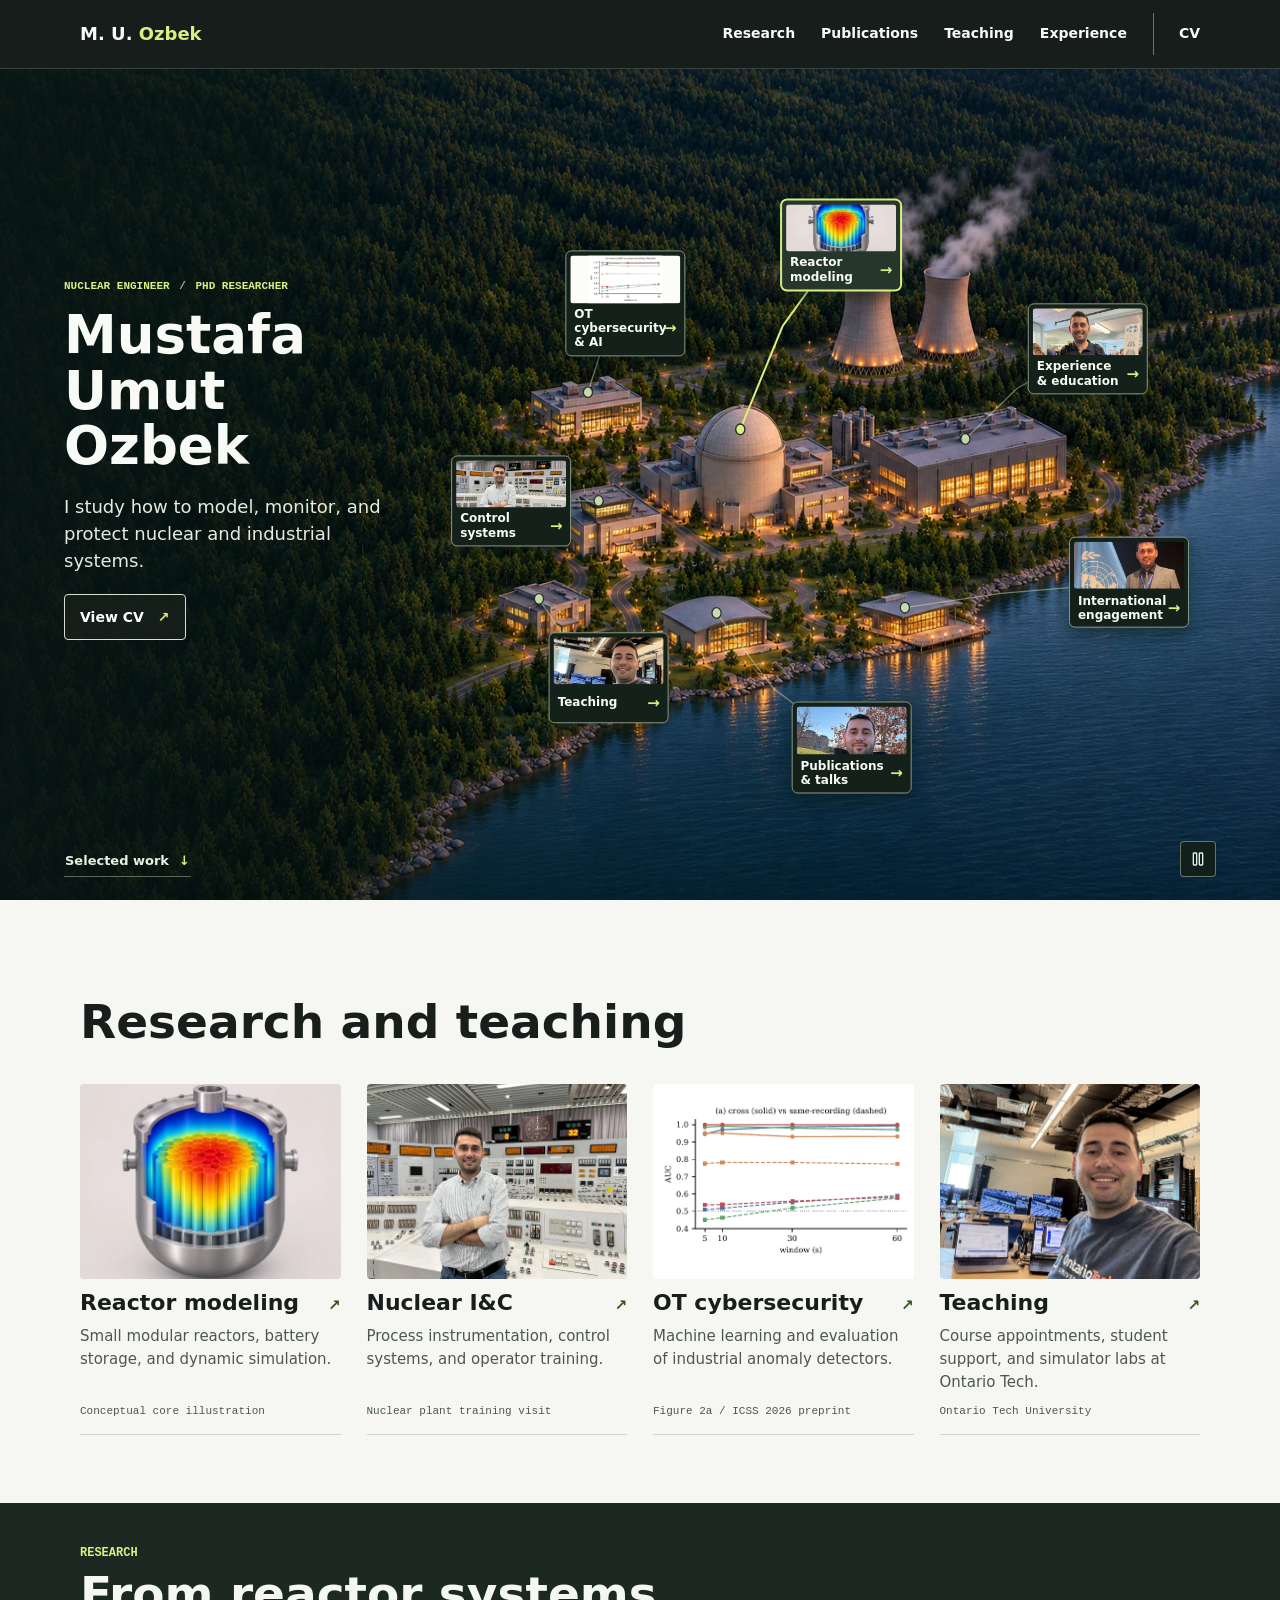
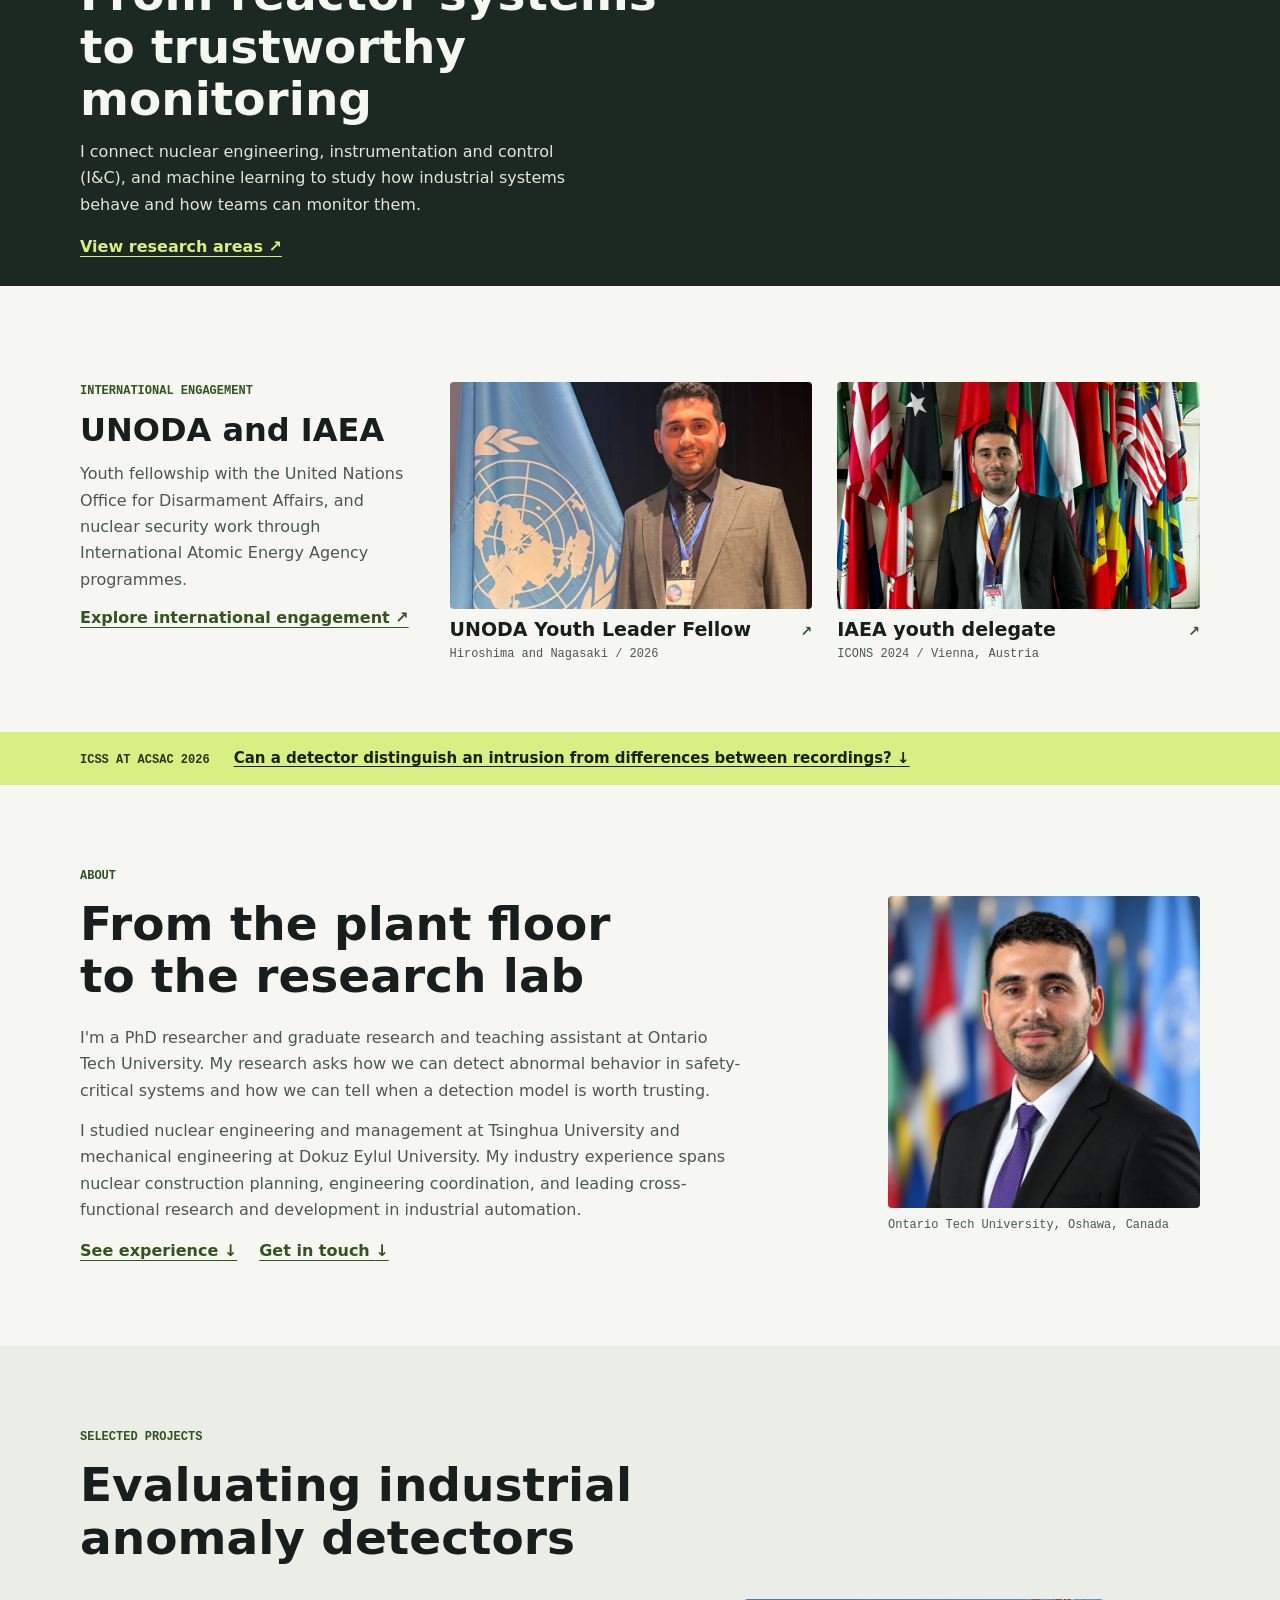
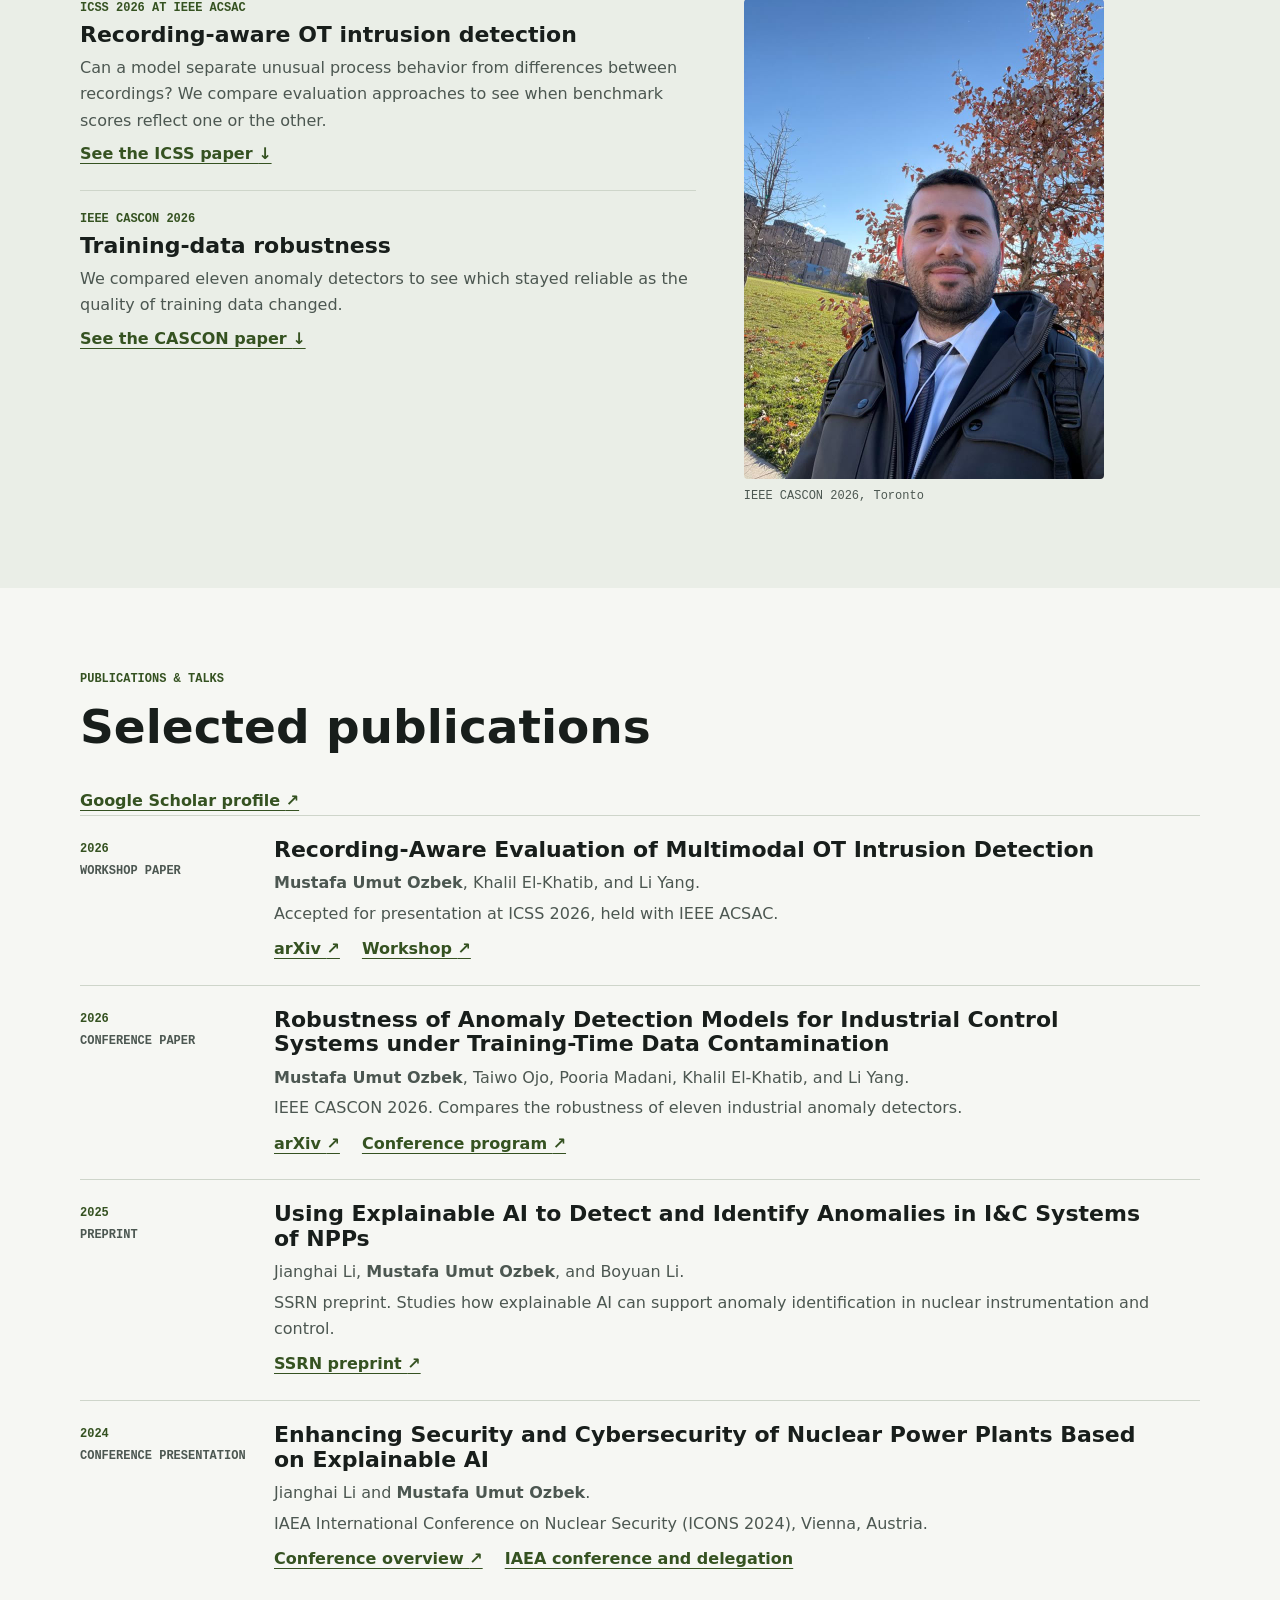
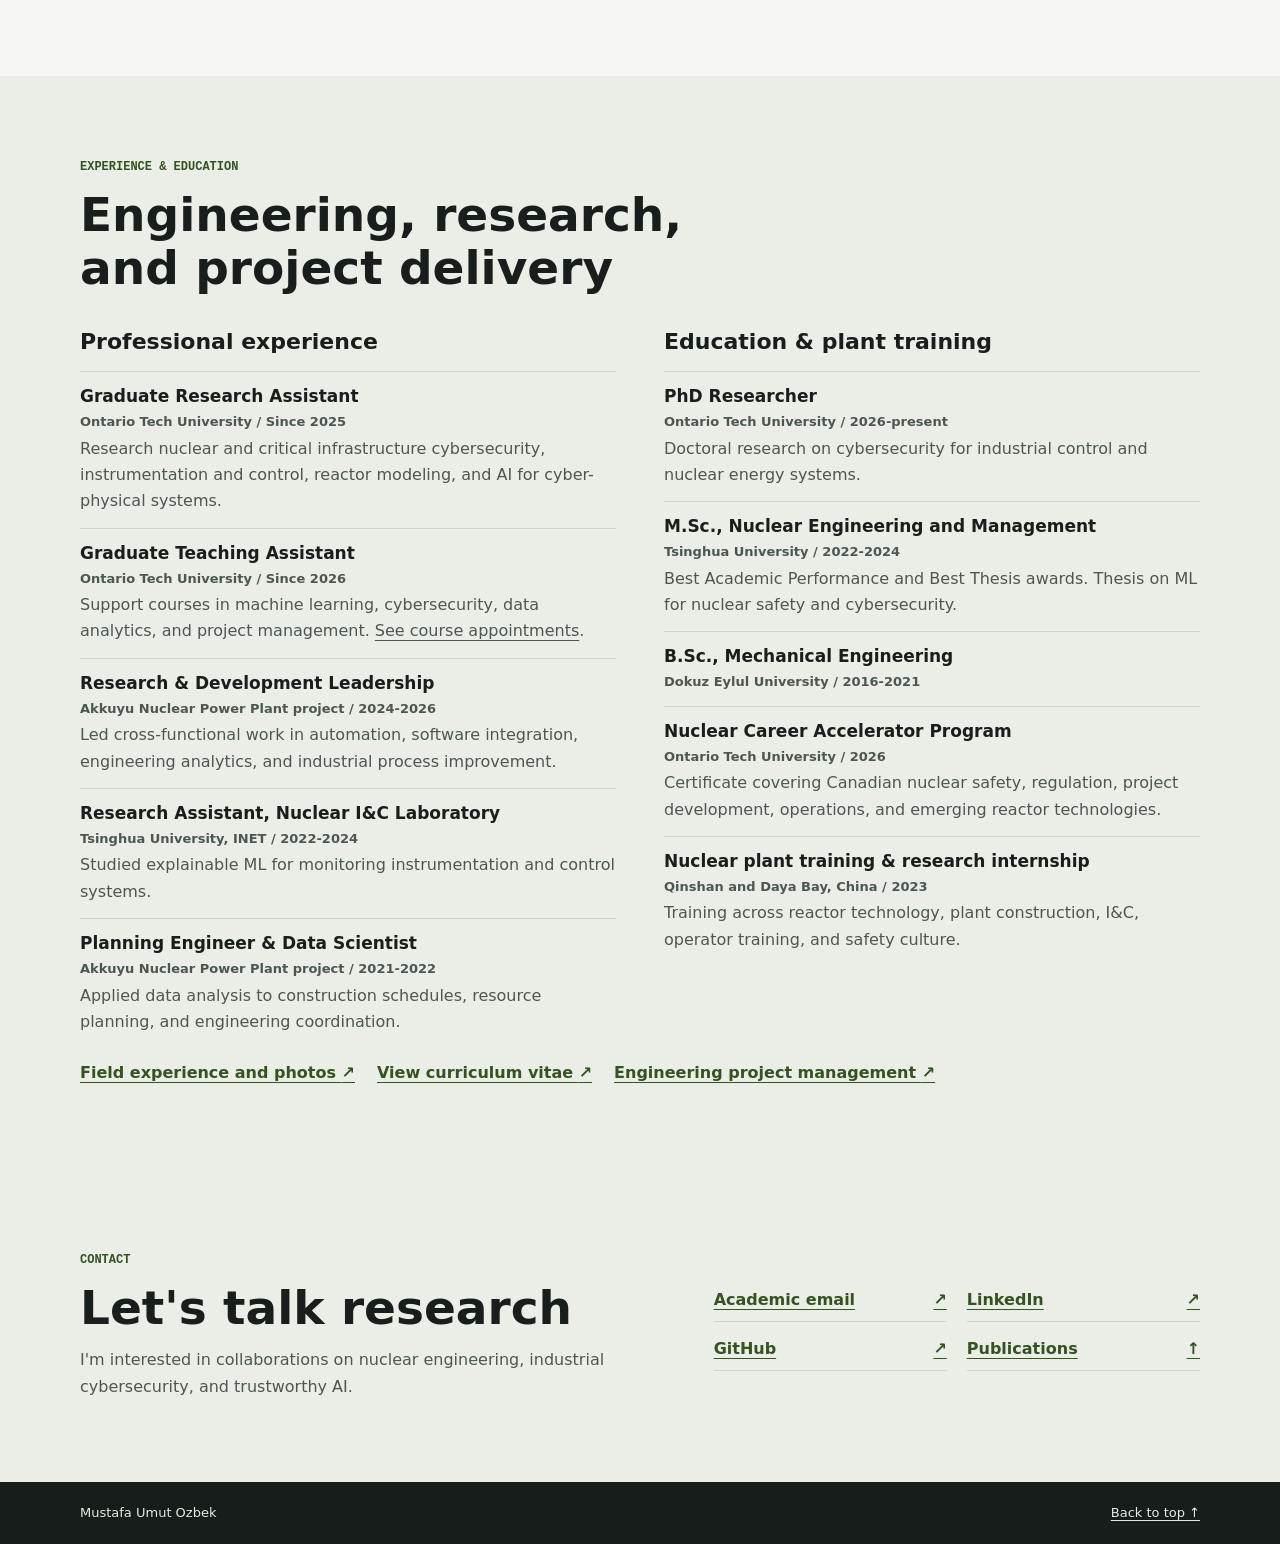
<file: index.html>
<!doctype html>
<html lang="en">
<head>
  <meta charset="utf-8">
  <meta name="viewport" content="width=device-width, initial-scale=1">
  <title>Mustafa Umut Ozbek | Nuclear Engineering &amp; OT Cybersecurity</title>
  <meta name="description" content="Mustafa Umut Ozbek, nuclear engineer and PhD researcher at Ontario Tech University. Reactor simulation, OT cybersecurity research, publications, and teaching.">
  <meta name="theme-color" content="#171d1a">
  <meta property="og:type" content="profile">
  <meta property="og:title" content="Mustafa Umut Ozbek | Nuclear Engineering &amp; OT Cybersecurity">
  <meta property="og:description" content="Nuclear engineering and cybersecurity research, Ontario Tech teaching, and international engagement with UNODA and the IAEA.">
  <meta property="og:url" content="https://mumutozbek.github.io/">
  <meta property="og:image" content="https://mumutozbek.github.io/assets/portrait.jpg?v=2">
  <meta property="og:image:alt" content="Portrait of Mustafa Umut Ozbek">
  <meta name="twitter:card" content="summary">
  <link rel="canonical" href="https://mumutozbek.github.io/">
  <link rel="icon" href="./assets/portrait.jpg?v=2" type="image/jpeg">
  <link rel="stylesheet" href="./styles.css?v=9">
  <link rel="stylesheet" href="./campus-map.css?v=5">
  <script src="./campus-map.js?v=3" defer></script>
  <script src="./research-story.js?v=5" defer></script>
  <script type="application/ld+json">
  {
    "@context": "https://schema.org",
    "@type": "ProfilePage",
    "url": "https://mumutozbek.github.io/",
    "name": "Mustafa Umut Ozbek | Nuclear Engineering and OT Cybersecurity",
    "isPartOf": { "@id": "https://mumutozbek.github.io/#website" },
    "mainEntity": {
      "@type": "Person",
      "@id": "https://mumutozbek.github.io/#person",
      "name": "Mustafa Umut Ozbek",
      "alternateName": "Mustafa Umut \u00d6zbek",
      "description": "Nuclear engineer and PhD researcher at Ontario Tech University.",
      "url": "https://mumutozbek.github.io/",
      "image": "https://mumutozbek.github.io/assets/portrait.jpg?v=2",
      "affiliation": {"@type": "CollegeOrUniversity", "name": "Ontario Tech University"},
      "sameAs": [
        "https://scholar.google.com/citations?user=WecdRrsAAAAJ",
        "https://github.com/mumutozbek",
        "https://www.linkedin.com/in/mustafaumutozbek/",
        "https://conf.researchr.org/profile/cascon-2026/mustafaumutozbek"
      ],
      "knowsAbout": ["Nuclear engineering", "Reactor modeling and simulation", "Nuclear instrumentation and control (I&C)", "Operational technology cybersecurity", "Machine learning", "Engineering project management"]
    }
  }
  </script>
  <script type="application/ld+json">
  {
    "@context": "https://schema.org",
    "@type": "WebSite",
    "@id": "https://mumutozbek.github.io/#website",
    "url": "https://mumutozbek.github.io/",
    "name": "Mustafa Umut Ozbek",
    "alternateName": "Mustafa Umut \u00d6zbek",
    "inLanguage": "en"
  }
  </script>
</head>
<body>
  <a class="skip-link" href="#main">Skip to content</a>
  <header class="site-header">
    <div class="wrap header-inner">
      <a class="wordmark" href="./" aria-label="Mustafa Umut Ozbek, home">M. U. <span>Ozbek</span></a>
      <nav class="site-nav" aria-label="Main navigation">
        <a href="./research.html">Research</a>
        <a href="#publications">Publications</a>
        <a href="./teaching.html">Teaching</a>
        <a href="./experience.html">Experience</a>
        <a class="nav-cv" href="./cv.html">CV</a>
      </nav>
    </div>
  </header>
  <main id="main">
    <div class="campus-chapter">
      <section id="campus" class="campus-map" aria-labelledby="name">
        <div class="campus-intro">
          <p class="eyebrow">Nuclear engineer <span aria-hidden="true">/</span> PhD Researcher</p>
          <h1 id="name">Mustafa Umut<br> Ozbek</h1>
          <p class="campus-summary">I study how to model, monitor, and protect nuclear and industrial systems.</p>
          <a class="button button-outline campus-cv" href="./cv.html">View CV <span aria-hidden="true">&#8599;</span></a>
        </div>
        <div class="campus-world">
          <div class="campus-art" aria-hidden="true">
            <div class="campus-scene">
              <img class="campus-image" src="./assets/campus-twilight-wide.webp" srcset="./assets/campus-twilight-wide-small.webp 950w, ./assets/campus-twilight-wide.webp 1672w" sizes="(max-width: 970px) 132vw, 100vw" width="1672" height="941" fetchpriority="high" alt="">
              <svg class="campus-lines" viewBox="0 0 1672 941" preserveAspectRatio="none" aria-hidden="true">
                <g data-landmark="reactor-modeling" class="is-active"><polyline points="1084,199 1010,280 967,408"/><circle cx="967" cy="408" r="6"/><text x="967" y="408">01</text></g>
                <g data-landmark="ot-cybersecurity"><polyline points="806,272 806,326 768,366"/><circle cx="768" cy="366" r="6"/><text x="768" y="366">02</text></g>
                <g data-landmark="control-systems"><polyline points="669,499 744,499 782,489"/><circle cx="782" cy="489" r="6"/><text x="782" y="489">03</text></g>
                <g data-landmark="teaching"><polyline points="806,696 725,645 704,600"/><circle cx="704" cy="600" r="6"/><text x="704" y="600">04</text></g>
                <g data-landmark="publications"><polyline points="1127,767 1065,702 936,616"/><circle cx="936" cy="616" r="6"/><text x="936" y="616">05</text></g>
                <g data-landmark="engagement"><polyline points="1480,572 1298,572 1182,610"/><circle cx="1182" cy="610" r="6"/><text x="1182" y="610">06</text></g>
                <g data-landmark="experience"><polyline points="1412,309 1358,371 1261,419"/><circle cx="1261" cy="419" r="6"/><text x="1261" y="419">07</text></g>
              </svg>
            </div>
          </div>
          <nav class="campus-landmarks" aria-label="Portfolio map">
            <a class="campus-landmark is-active" href="#reactor-modeling" style="--x:64.833%;--y:21.148%;--pin-x:57.835%;--pin-y:43.358%">
              <span class="campus-card">
                <img src="./assets/campus/reactor.webp" width="380" height="253" alt="">
                <span class="campus-label"><span class="campus-number" aria-hidden="true">01</span><span>Reactor modeling</span><span class="campus-arrow" aria-hidden="true">&#8594;</span></span>
              </span><span class="campus-pin" aria-hidden="true"></span>
            </a>
            <a class="campus-landmark" href="#ot-cybersecurity" style="--x:48.206%;--y:28.905%;--pin-x:45.933%;--pin-y:38.895%">
              <span class="campus-card campus-plot">
                <img src="./assets/campus/cyber.webp" width="380" height="243" alt="">
                <span class="campus-label"><span class="campus-number" aria-hidden="true">02</span><span>OT cybersecurity &amp; AI</span><span class="campus-arrow" aria-hidden="true">&#8594;</span></span>
              </span><span class="campus-pin" aria-hidden="true"></span>
            </a>
            <a class="campus-landmark" href="#control-systems" style="--x:40.012%;--y:53.029%;--pin-x:46.770%;--pin-y:51.966%">
              <span class="campus-card campus-control">
                <img src="./assets/campus/control.webp" width="380" height="285" alt="">
                <span class="campus-label"><span class="campus-number" aria-hidden="true">03</span><span>Control systems</span><span class="campus-arrow" aria-hidden="true">&#8594;</span></span>
              </span><span class="campus-pin" aria-hidden="true"></span>
            </a>
            <a class="campus-landmark" href="#teaching" style="--x:48.206%;--y:73.964%;--pin-x:42.105%;--pin-y:63.762%">
              <span class="campus-card campus-teaching">
                <img src="./assets/campus/teaching.webp" width="380" height="507" alt="">
                <span class="campus-label"><span class="campus-number" aria-hidden="true">04</span><span>Teaching</span><span class="campus-arrow" aria-hidden="true">&#8594;</span></span>
              </span><span class="campus-pin" aria-hidden="true"></span>
            </a>
            <a class="campus-landmark" href="#publications" style="--x:67.404%;--y:81.509%;--pin-x:55.981%;--pin-y:65.462%">
              <span class="campus-card campus-publications">
                <img src="./assets/campus/publications.webp" width="380" height="507" alt="">
                <span class="campus-label"><span class="campus-number" aria-hidden="true">05</span><span>Publications &amp; talks</span><span class="campus-arrow" aria-hidden="true">&#8594;</span></span>
              </span><span class="campus-pin" aria-hidden="true"></span>
            </a>
            <a class="campus-landmark" href="#engagement" style="--x:88.517%;--y:60.786%;--pin-x:70.694%;--pin-y:64.825%">
              <span class="campus-card campus-engagement">
                <img src="./assets/campus/engagement.webp" width="380" height="380" alt="">
                <span class="campus-label"><span class="campus-number" aria-hidden="true">06</span><span>International engagement</span><span class="campus-arrow" aria-hidden="true">&#8594;</span></span>
              </span><span class="campus-pin" aria-hidden="true"></span>
            </a>
            <a class="campus-landmark" href="#experience" style="--x:84.450%;--y:32.837%;--pin-x:75.419%;--pin-y:44.527%">
              <span class="campus-card campus-experience">
                <img src="./assets/campus/experience.webp" width="380" height="507" alt="">
                <span class="campus-label"><span class="campus-number" aria-hidden="true">07</span><span>Experience &amp; education</span><span class="campus-arrow" aria-hidden="true">&#8594;</span></span>
              </span><span class="campus-pin" aria-hidden="true"></span>
            </a>
          </nav>
        </div>
        <a class="campus-next" href="#selected-work">Selected work <span aria-hidden="true">&#8595;</span></a>
        <!-- Pause and play icons: Lucide, ISC license (assets/lucide-notice.txt). -->
        <button class="campus-orbit-toggle" type="button" aria-label="Pause card motion" title="Pause card motion" hidden>
          <svg class="campus-pause-icon" width="16" height="16" viewBox="0 0 24 24" fill="none" stroke="currentColor" stroke-width="2" stroke-linecap="round" stroke-linejoin="round" aria-hidden="true">
            <rect x="14" y="3" width="5" height="18" rx="1"/><rect x="5" y="3" width="5" height="18" rx="1"/>
          </svg>
          <svg class="campus-play-icon" width="16" height="16" viewBox="0 0 24 24" fill="none" stroke="currentColor" stroke-width="2" stroke-linecap="round" stroke-linejoin="round" aria-hidden="true">
            <path d="M5 5a2 2 0 0 1 3.008-1.728l11.997 6.998a2 2 0 0 1 .003 3.458l-12 7A2 2 0 0 1 5 19z"/>
          </svg>
        </button>
      </section>

      <section id="selected-work" class="section academic-index" aria-labelledby="academic-index-heading" tabindex="-1">
        <div class="wrap">
          <h2 id="academic-index-heading">Research and teaching</h2>
          <div class="academic-links">
            <a id="reactor-modeling" class="map-destination" href="./research.html#nuclear-simulation" aria-labelledby="index-simulation">
              <img class="academic-cover" src="./assets/core-cutaway.webp" width="1180" height="787" alt="Illustrative reactor core cutaway colored like a thermal visualization" loading="lazy">
              <h3 id="index-simulation">Reactor modeling <span aria-hidden="true">&#8599;</span></h3>
              <p>Small modular reactors, battery storage, and dynamic simulation.</p>
              <span class="academic-source">Conceptual core illustration</span>
            </a>
            <a id="control-systems" class="map-destination" href="./research.html#instrumentation-control" aria-labelledby="index-control">
              <img class="academic-cover" src="./assets/control-room-visit.webp" width="1050" height="788" alt="Mustafa Umut Ozbek in a control room during nuclear plant training" loading="lazy">
              <h3 id="index-control">Nuclear I&amp;C <span aria-hidden="true">&#8599;</span></h3>
              <p>Process instrumentation, control systems, and operator training.</p>
              <span class="academic-source">Nuclear plant training visit</span>
            </a>
            <a id="ot-cybersecurity" class="map-destination" href="./research.html#ai-ot-cybersecurity" aria-labelledby="index-cybersecurity">
              <img class="academic-cover academic-plot" src="./assets/recording-aware-preview.webp" width="525" height="336" alt="Cross- and same-recording AUC comparison from Figure 2a of the OT intrusion detection preprint" loading="lazy">
              <h3 id="index-cybersecurity">OT cybersecurity <span aria-hidden="true">&#8599;</span></h3>
              <p>Machine learning and evaluation of industrial anomaly detectors.</p>
              <span class="academic-source">Figure 2a / ICSS 2026 preprint</span>
            </a>
            <a id="teaching" class="map-destination" href="./teaching.html" aria-labelledby="index-teaching">
              <img class="academic-cover academic-teaching-photo" src="./assets/ontario-tech-teaching.webp" width="1050" height="1400" alt="Mustafa Umut Ozbek at the Ontario Tech nuclear cybersecurity course" loading="lazy">
              <h3 id="index-teaching">Teaching <span aria-hidden="true">&#8599;</span></h3>
              <p>Course appointments, student support, and simulator labs at Ontario Tech.</p>
              <span class="academic-source">Ontario Tech University</span>
            </a>
          </div>
        </div>
      </section>

      <section id="research" class="research-lead campus-research chapter-arrival" aria-labelledby="research-heading">
        <div class="wrap research-lead-inner">
          <p class="eyebrow">Research</p>
          <h2 id="research-heading">From reactor systems to trustworthy monitoring</h2>
          <p>I connect nuclear engineering, instrumentation and control (I&amp;C), and machine learning to study how industrial systems behave and how teams can monitor them.</p>
          <a href="./research.html">View research areas <span aria-hidden="true">&#8599;</span></a>
        </div>
      </section>

      <section id="engagement" class="section engagement-chapter chapter-arrival map-destination" aria-labelledby="engagement-heading" tabindex="-1">
        <div class="wrap engagement-spotlight">
          <div class="engagement-intro">
            <p class="eyebrow">International engagement</p>
            <h2 id="engagement-heading">UNODA and IAEA</h2>
            <p>Youth fellowship with the United Nations Office for Disarmament Affairs, and nuclear security work through International Atomic Energy Agency programmes.</p>
            <p class="text-links"><a href="./international-engagement.html">Explore international engagement <span aria-hidden="true">&#8599;</span></a></p>
          </div>
          <a class="engagement-link" href="./international-engagement.html#unoda">
            <img class="unoda-photo" src="./assets/unoda-youth-leader.webp" width="950" height="950" alt="Mustafa Umut Ozbek standing next to a United Nations flag during the UNODA Youth Leader Fund study visit" loading="lazy">
            <h3>UNODA Youth Leader Fellow <span aria-hidden="true">&#8599;</span></h3>
            <p>Hiroshima and Nagasaki / 2026</p>
          </a>
          <a class="engagement-link" href="./international-engagement.html#iaea">
            <img class="iaea-photo" src="./assets/iaea-icons-2024.webp" width="950" height="1267" alt="Mustafa Umut Ozbek in front of national flags at IAEA headquarters during ICONS 2024" loading="lazy">
            <h3>IAEA youth delegate <span aria-hidden="true">&#8599;</span></h3>
            <p>ICONS 2024 / Vienna, Austria</p>
          </a>
        </div>
      </section>
    </div>

    <aside class="update-band" aria-label="Featured publication">
      <div class="wrap update-inner">
        <span class="eyebrow">ICSS at ACSAC 2026</span>
        <a href="#icss">Can a detector distinguish an intrusion from differences between recordings? <span aria-hidden="true">&#8595;</span></a>
      </div>
    </aside>

    <section id="about" class="section wrap about" aria-labelledby="about-heading">
      <div>
        <p class="eyebrow">About</p>
        <h2 id="about-heading">From the plant floor to the research lab</h2>
        <p>I'm a PhD researcher and graduate research and teaching assistant at Ontario Tech University. My research asks how we can detect abnormal behavior in safety-critical systems and how we can tell when a detection model is worth trusting.</p>
        <p>I studied nuclear engineering and management at Tsinghua University and mechanical engineering at Dokuz Eylul University. My industry experience spans nuclear construction planning, engineering coordination, and leading cross-functional research and development in industrial automation.</p>
        <p class="text-links"><a href="#experience">See experience <span aria-hidden="true">&#8595;</span></a><a href="#contact">Get in touch <span aria-hidden="true">&#8595;</span></a></p>
      </div>
      <figure class="portrait">
        <img src="./assets/portrait.jpg?v=2" width="720" height="720" loading="lazy" alt="Portrait of Mustafa Umut Ozbek">
        <figcaption>Ontario Tech University, Oshawa, Canada</figcaption>
      </figure>
    </section>

    <section id="projects" class="section projects" aria-labelledby="projects-heading">
      <div class="wrap">
        <p class="eyebrow">Selected projects</p>
        <h2 id="projects-heading">Evaluating industrial anomaly detectors</h2>
        <div class="project-layout">
          <div class="project-notes">
            <article>
              <p class="eyebrow">ICSS 2026 at IEEE ACSAC</p>
              <h3>Recording-aware OT intrusion detection</h3>
              <p>Can a model separate unusual process behavior from differences between recordings? We compare evaluation approaches to see when benchmark scores reflect one or the other.</p>
              <a href="#icss">See the ICSS paper <span aria-hidden="true">&#8595;</span></a>
            </article>
            <article>
              <p class="eyebrow">IEEE CASCON 2026</p>
              <h3>Training-data robustness</h3>
              <p>We compared eleven anomaly detectors to see which stayed reliable as the quality of training data changed.</p>
              <a href="#cascon">See the CASCON paper <span aria-hidden="true">&#8595;</span></a>
            </article>
          </div>
          <figure class="project-figure">
            <img src="./assets/cascon-toronto.jpg" width="720" height="960" loading="lazy" alt="Mustafa Umut Ozbek outdoors during IEEE CASCON 2026 in Toronto">
            <figcaption>IEEE CASCON 2026, Toronto</figcaption>
          </figure>
        </div>
      </div>
    </section>

    <section id="publications" class="section wrap map-destination" aria-labelledby="publications-heading" tabindex="-1">
      <p class="eyebrow">Publications &amp; talks</p>
      <h2 id="publications-heading">Selected publications</h2>
      <p class="text-links"><a href="https://scholar.google.com/citations?user=WecdRrsAAAAJ">Google Scholar profile <span aria-hidden="true">&#8599;</span></a></p>
      <ol class="publication-list">
        <li id="icss">
          <p class="eyebrow">2026 <span>Workshop paper</span></p>
          <div>
            <h3>Recording-Aware Evaluation of Multimodal OT Intrusion Detection</h3>
            <p><strong>Mustafa Umut Ozbek</strong>, Khalil El-Khatib, and Li Yang.</p>
            <p>Accepted for presentation at ICSS 2026, held with IEEE ACSAC.</p>
            <p class="text-links"><a href="https://arxiv.org/abs/2610.24128">arXiv <span aria-hidden="true">&#8599;</span></a><a href="https://www.acsac.org/2026/workshops/icss/">Workshop <span aria-hidden="true">&#8599;</span></a></p>
          </div>
        </li>
        <li id="cascon">
          <p class="eyebrow">2026 <span>Conference paper</span></p>
          <div>
            <h3>Robustness of Anomaly Detection Models for Industrial Control Systems under Training-Time Data Contamination</h3>
            <p><strong>Mustafa Umut Ozbek</strong>, Taiwo Ojo, Pooria Madani, Khalil El-Khatib, and Li Yang.</p>
            <p>IEEE CASCON 2026. Compares the robustness of eleven industrial anomaly detectors.</p>
            <p class="text-links"><a href="https://arxiv.org/abs/2608.23547">arXiv <span aria-hidden="true">&#8599;</span></a><a href="https://conf.researchr.org/profile/cascon-2026/mustafaumutozbek">Conference program <span aria-hidden="true">&#8599;</span></a></p>
          </div>
        </li>
        <li>
          <p class="eyebrow">2025 <span>Preprint</span></p>
          <div>
            <h3>Using Explainable AI to Detect and Identify Anomalies in I&amp;C Systems of NPPs</h3>
            <p>Jianghai Li, <strong>Mustafa Umut Ozbek</strong>, and Boyuan Li.</p>
            <p>SSRN preprint. Studies how explainable AI can support anomaly identification in nuclear instrumentation and control.</p>
            <p class="text-links"><a href="https://doi.org/10.2139/ssrn.5333003">SSRN preprint <span aria-hidden="true">&#8599;</span></a></p>
          </div>
        </li>
        <li>
          <p class="eyebrow">2024 <span>Conference presentation</span></p>
          <div>
            <h3>Enhancing Security and Cybersecurity of Nuclear Power Plants Based on Explainable AI</h3>
            <p>Jianghai Li and <strong>Mustafa Umut Ozbek</strong>.</p>
            <p>IAEA International Conference on Nuclear Security (ICONS 2024), Vienna, Austria.</p>
            <p class="text-links"><a href="https://www.iaea.org/events/icons2024">Conference overview <span aria-hidden="true">&#8599;</span></a><a href="./international-engagement.html#iaea">IAEA conference and delegation</a></p>
          </div>
        </li>
      </ol>
    </section>

    <section id="experience" class="section experience map-destination" aria-labelledby="experience-heading" tabindex="-1">
      <div class="wrap">
        <p class="eyebrow">Experience &amp; education</p>
        <h2 id="experience-heading">Engineering, research, and project delivery</h2>
        <div class="experience-grid">
          <div>
            <h3 class="column-title">Professional experience</h3>
            <dl class="timeline">
              <div><dt>Graduate Research Assistant</dt><dd class="meta">Ontario Tech University / Since 2025</dd><dd>Research nuclear and critical infrastructure cybersecurity, instrumentation and control, reactor modeling, and AI for cyber-physical systems.</dd></div>
              <div><dt>Graduate Teaching Assistant</dt><dd class="meta">Ontario Tech University / Since 2026</dd><dd>Support courses in machine learning, cybersecurity, data analytics, and project management. <a href="./teaching.html#appointments">See course appointments</a>.</dd></div>
              <div><dt>Research &amp; Development Leadership</dt><dd class="meta">Akkuyu Nuclear Power Plant project / 2024-2026</dd><dd>Led cross-functional work in automation, software integration, engineering analytics, and industrial process improvement.</dd></div>
              <div><dt>Research Assistant, Nuclear I&amp;C Laboratory</dt><dd class="meta">Tsinghua University, INET / 2022-2024</dd><dd>Studied explainable ML for monitoring instrumentation and control systems.</dd></div>
              <div><dt>Planning Engineer &amp; Data Scientist</dt><dd class="meta">Akkuyu Nuclear Power Plant project / 2021-2022</dd><dd>Applied data analysis to construction schedules, resource planning, and engineering coordination.</dd></div>
            </dl>
          </div>
          <div>
            <h3 class="column-title">Education &amp; plant training</h3>
            <dl class="timeline">
              <div><dt>PhD Researcher</dt><dd class="meta">Ontario Tech University / 2026-present</dd><dd>Doctoral research on cybersecurity for industrial control and nuclear energy systems.</dd></div>
              <div><dt>M.Sc., Nuclear Engineering and Management</dt><dd class="meta">Tsinghua University / 2022-2024</dd><dd>Best Academic Performance and Best Thesis awards. Thesis on ML for nuclear safety and cybersecurity.</dd></div>
              <div><dt>B.Sc., Mechanical Engineering</dt><dd class="meta">Dokuz Eylul University / 2016-2021</dd></div>
              <div><dt>Nuclear Career Accelerator Program</dt><dd class="meta">Ontario Tech University / 2026</dd><dd>Certificate covering Canadian nuclear safety, regulation, project development, operations, and emerging reactor technologies.</dd></div>
              <div><dt>Nuclear plant training &amp; research internship</dt><dd class="meta">Qinshan and Daya Bay, China / 2023</dd><dd>Training across reactor technology, plant construction, I&amp;C, operator training, and safety culture.</dd></div>
            </dl>
          </div>
        </div>
        <p class="text-links"><a href="./experience.html">Field experience and photos <span aria-hidden="true">&#8599;</span></a><a href="./cv.html">View curriculum vitae <span aria-hidden="true">&#8599;</span></a><a href="./research.html#project-management">Engineering project management <span aria-hidden="true">&#8599;</span></a></p>
      </div>
    </section>

    <section id="contact" class="section contact" aria-labelledby="contact-heading">
      <div class="wrap contact-inner">
        <div><p class="eyebrow">Contact</p><h2 id="contact-heading">Let's talk research</h2><p>I'm interested in collaborations on nuclear engineering, industrial cybersecurity, and trustworthy AI.</p></div>
        <div class="contact-links">
          <a href="mailto:MustafaUmut.Ozbek@ontariotechu.ca">Academic email <span aria-hidden="true">&#8599;</span></a>
          <a href="https://www.linkedin.com/in/mustafaumutozbek/">LinkedIn <span aria-hidden="true">&#8599;</span></a>
          <a href="https://github.com/mumutozbek">GitHub <span aria-hidden="true">&#8599;</span></a>
          <a href="#publications">Publications <span aria-hidden="true">&#8593;</span></a>
        </div>
      </div>
    </section>
  </main>
  <footer class="site-footer"><div class="wrap footer-inner"><span>Mustafa Umut Ozbek</span><a href="#main">Back to top <span aria-hidden="true">&#8593;</span></a></div></footer>
</body>
</html>
</file>
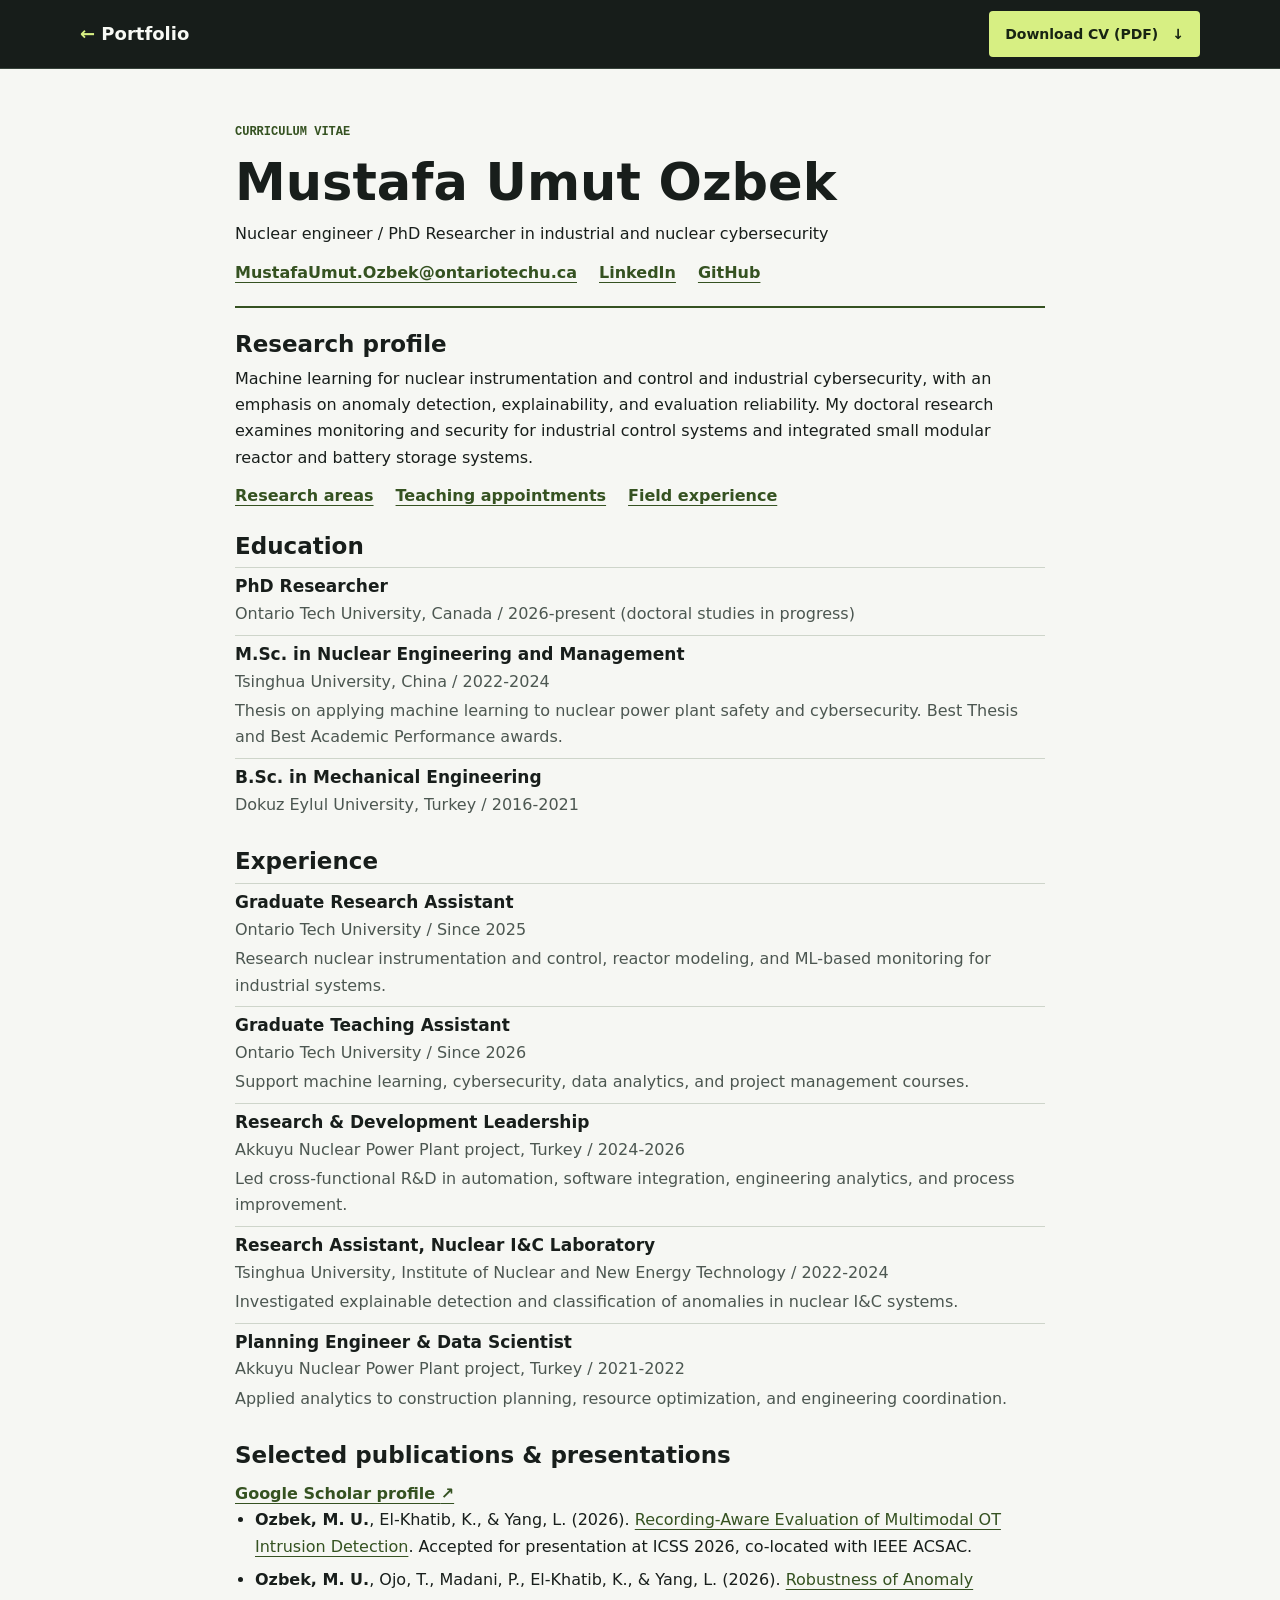
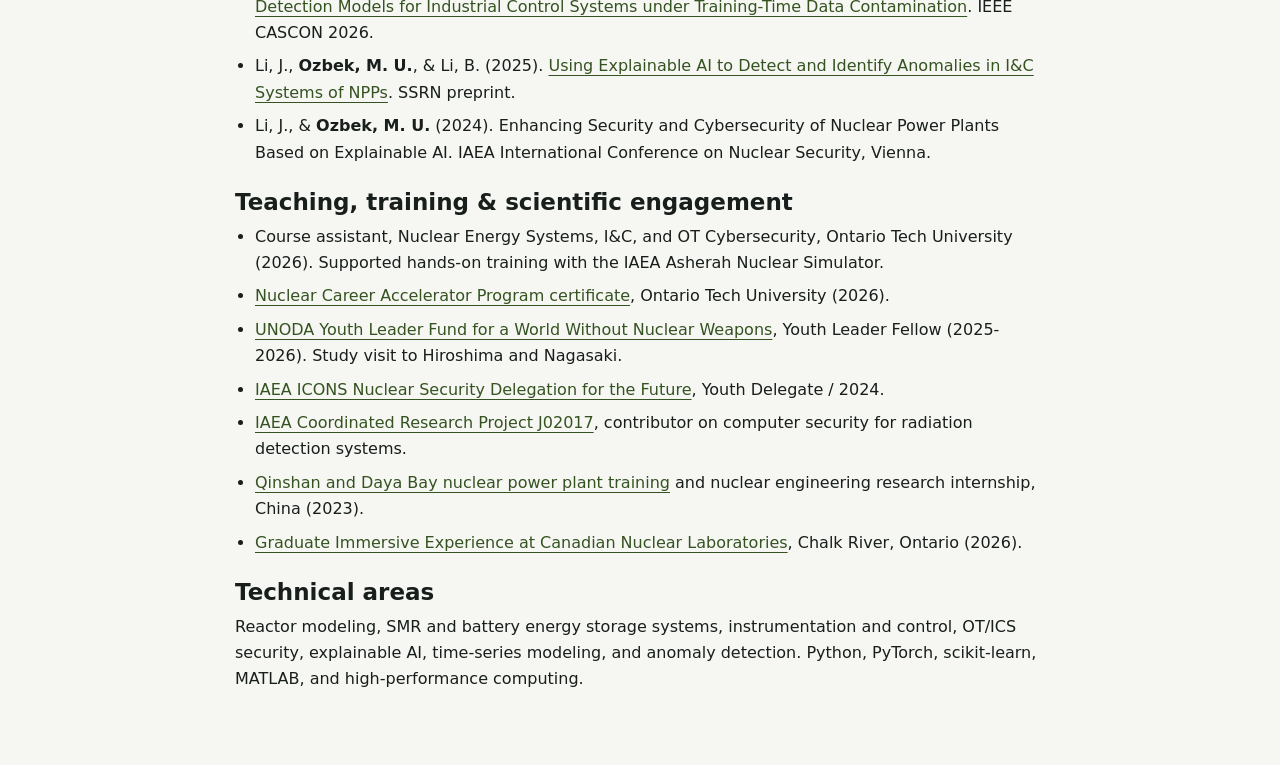
<file: cv.html>
<!doctype html>
<html lang="en">
<head>
  <meta charset="utf-8">
  <meta name="viewport" content="width=device-width, initial-scale=1">
  <title>Curriculum Vitae | Mustafa Umut Ozbek</title>
  <meta name="description" content="Mustafa Umut Ozbek's CV, including nuclear engineering education, engineering project management, Ontario Tech teaching, and AI/ML and OT cybersecurity publications.">
  <link rel="canonical" href="https://mumutozbek.github.io/cv.html">
  <link rel="icon" href="./assets/portrait.jpg?v=2" type="image/jpeg">
  <link rel="stylesheet" href="./styles.css?v=9">
  <link rel="stylesheet" href="./cv.css">
  <meta property="og:type" content="website">
  <meta property="og:title" content="Curriculum Vitae | Mustafa Umut Ozbek">
  <meta property="og:description" content="Nuclear engineering, OT cybersecurity research, graduate teaching, and professional experience.">
  <meta property="og:url" content="https://mumutozbek.github.io/cv.html">
  <meta property="og:image" content="https://mumutozbek.github.io/assets/portrait.jpg?v=2">
  <meta property="og:image:alt" content="Portrait of Mustafa Umut Ozbek">
  <meta name="twitter:card" content="summary">
  <script type="application/ld+json">
  {
    "@context": "https://schema.org",
    "@type": "WebPage",
    "name": "Curriculum Vitae",
    "url": "https://mumutozbek.github.io/cv.html",
    "isPartOf": { "@id": "https://mumutozbek.github.io/#website" },
    "author": { "@id": "https://mumutozbek.github.io/#person", "@type": "Person", "name": "Mustafa Umut Ozbek" },
    "inLanguage": "en"
  }
  </script>
</head>
<body>
  <a class="skip-link" href="#main">Skip to content</a>
  <header class="site-header cv-header">
    <div class="wrap header-inner">
      <a class="wordmark" href="./"><span aria-hidden="true">&#8592;</span> Portfolio</a>
      <a class="button button-primary" href="./assets/mustafa-umut-ozbek-cv.pdf?v=8" download>Download CV (PDF) <span aria-hidden="true">&#8595;</span></a>
    </div>
  </header>
  <main id="main" class="wrap cv">
    <header class="cv-title">
      <p class="eyebrow">Curriculum vitae</p>
      <h1>Mustafa Umut Ozbek</h1>
      <p>Nuclear engineer / PhD Researcher in industrial and nuclear cybersecurity</p>
      <p class="text-links"><a href="mailto:MustafaUmut.Ozbek@ontariotechu.ca">MustafaUmut.Ozbek@ontariotechu.ca</a><a href="https://www.linkedin.com/in/mustafaumutozbek/">LinkedIn</a><a href="https://github.com/mumutozbek">GitHub</a></p>
    </header>
    <section aria-labelledby="cv-profile">
      <h2 id="cv-profile">Research profile</h2>
      <p>Machine learning for nuclear instrumentation and control and industrial cybersecurity, with an emphasis on anomaly detection, explainability, and evaluation reliability. My doctoral research examines monitoring and security for industrial control systems and integrated small modular reactor and battery storage systems.</p>
      <p class="text-links"><a href="./research.html">Research areas</a><a href="./teaching.html">Teaching appointments</a><a href="./experience.html">Field experience</a></p>
    </section>
    <section aria-labelledby="cv-education">
      <h2 id="cv-education">Education</h2>
      <dl class="timeline">
        <div><dt>PhD Researcher</dt><dd>Ontario Tech University, Canada / 2026-present (doctoral studies in progress)</dd></div>
        <div><dt>M.Sc. in Nuclear Engineering and Management</dt><dd>Tsinghua University, China / 2022-2024</dd><dd>Thesis on applying machine learning to nuclear power plant safety and cybersecurity. Best Thesis and Best Academic Performance awards.</dd></div>
        <div><dt>B.Sc. in Mechanical Engineering</dt><dd>Dokuz Eylul University, Turkey / 2016-2021</dd></div>
      </dl>
    </section>
    <section aria-labelledby="cv-experience">
      <h2 id="cv-experience">Experience</h2>
      <dl class="timeline">
        <div><dt>Graduate Research Assistant</dt><dd>Ontario Tech University / Since 2025</dd><dd>Research nuclear instrumentation and control, reactor modeling, and ML-based monitoring for industrial systems.</dd></div>
        <div><dt>Graduate Teaching Assistant</dt><dd>Ontario Tech University / Since 2026</dd><dd>Support machine learning, cybersecurity, data analytics, and project management courses.</dd></div>
        <div><dt>Research &amp; Development Leadership</dt><dd>Akkuyu Nuclear Power Plant project, Turkey / 2024-2026</dd><dd>Led cross-functional R&amp;D in automation, software integration, engineering analytics, and process improvement.</dd></div>
        <div><dt>Research Assistant, Nuclear I&amp;C Laboratory</dt><dd>Tsinghua University, Institute of Nuclear and New Energy Technology / 2022-2024</dd><dd>Investigated explainable detection and classification of anomalies in nuclear I&amp;C systems.</dd></div>
        <div><dt>Planning Engineer &amp; Data Scientist</dt><dd>Akkuyu Nuclear Power Plant project, Turkey / 2021-2022</dd><dd>Applied analytics to construction planning, resource optimization, and engineering coordination.</dd></div>
      </dl>
    </section>
    <section aria-labelledby="cv-research">
      <h2 id="cv-research">Selected publications &amp; presentations</h2>
      <p class="text-links"><a href="https://scholar.google.com/citations?user=WecdRrsAAAAJ">Google Scholar profile <span aria-hidden="true">&#8599;</span></a></p>
      <ul class="cv-list">
        <li><strong>Ozbek, M. U.</strong>, El-Khatib, K., &amp; Yang, L. (2026). <a href="https://arxiv.org/abs/2610.24128">Recording-Aware Evaluation of Multimodal OT Intrusion Detection</a>. Accepted for presentation at ICSS 2026, co-located with IEEE ACSAC.</li>
        <li><strong>Ozbek, M. U.</strong>, Ojo, T., Madani, P., El-Khatib, K., &amp; Yang, L. (2026). <a href="https://arxiv.org/abs/2608.23547">Robustness of Anomaly Detection Models for Industrial Control Systems under Training-Time Data Contamination</a>. IEEE CASCON 2026.</li>
        <li>Li, J., <strong>Ozbek, M. U.</strong>, &amp; Li, B. (2025). <a href="https://doi.org/10.2139/ssrn.5333003">Using Explainable AI to Detect and Identify Anomalies in I&amp;C Systems of NPPs</a>. SSRN preprint.</li>
        <li>Li, J., &amp; <strong>Ozbek, M. U.</strong> (2024). Enhancing Security and Cybersecurity of Nuclear Power Plants Based on Explainable AI. IAEA International Conference on Nuclear Security, Vienna.</li>
      </ul>
    </section>
    <section aria-labelledby="cv-training">
      <h2 id="cv-training">Teaching, training &amp; scientific engagement</h2>
      <ul class="cv-list">
        <li>Course assistant, Nuclear Energy Systems, I&amp;C, and OT Cybersecurity, Ontario Tech University (2026). Supported hands-on training with the IAEA Asherah Nuclear Simulator.</li>
        <li><a href="https://ontariotechu.ca/programs/continuous-learning/engineering/nuclear-career-accelerator-program/index.php">Nuclear Career Accelerator Program certificate</a>, Ontario Tech University (2026).</li>
        <li><a href="./international-engagement.html#unoda">UNODA Youth Leader Fund for a World Without Nuclear Weapons</a>, Youth Leader Fellow (2025-2026). Study visit to Hiroshima and Nagasaki.</li>
        <li><a href="./international-engagement.html#iaea">IAEA ICONS Nuclear Security Delegation for the Future</a>, Youth Delegate / 2024.</li>
        <li><a href="./international-engagement.html#crp-j02017">IAEA Coordinated Research Project J02017</a>, contributor on computer security for radiation detection systems.</li>
        <li><a href="./experience.html#plant-training">Qinshan and Daya Bay nuclear power plant training</a> and nuclear engineering research internship, China (2023).</li>
        <li><a href="./experience.html#chalk-river">Graduate Immersive Experience at Canadian Nuclear Laboratories</a>, Chalk River, Ontario (2026).</li>
      </ul>
    </section>
    <section aria-labelledby="cv-skills">
      <h2 id="cv-skills">Technical areas</h2>
      <p>Reactor modeling, SMR and battery energy storage systems, instrumentation and control, OT/ICS security, explainable AI, time-series modeling, and anomaly detection. Python, PyTorch, scikit-learn, MATLAB, and high-performance computing.</p>
    </section>
  </main>
</body>
</html>
</file>
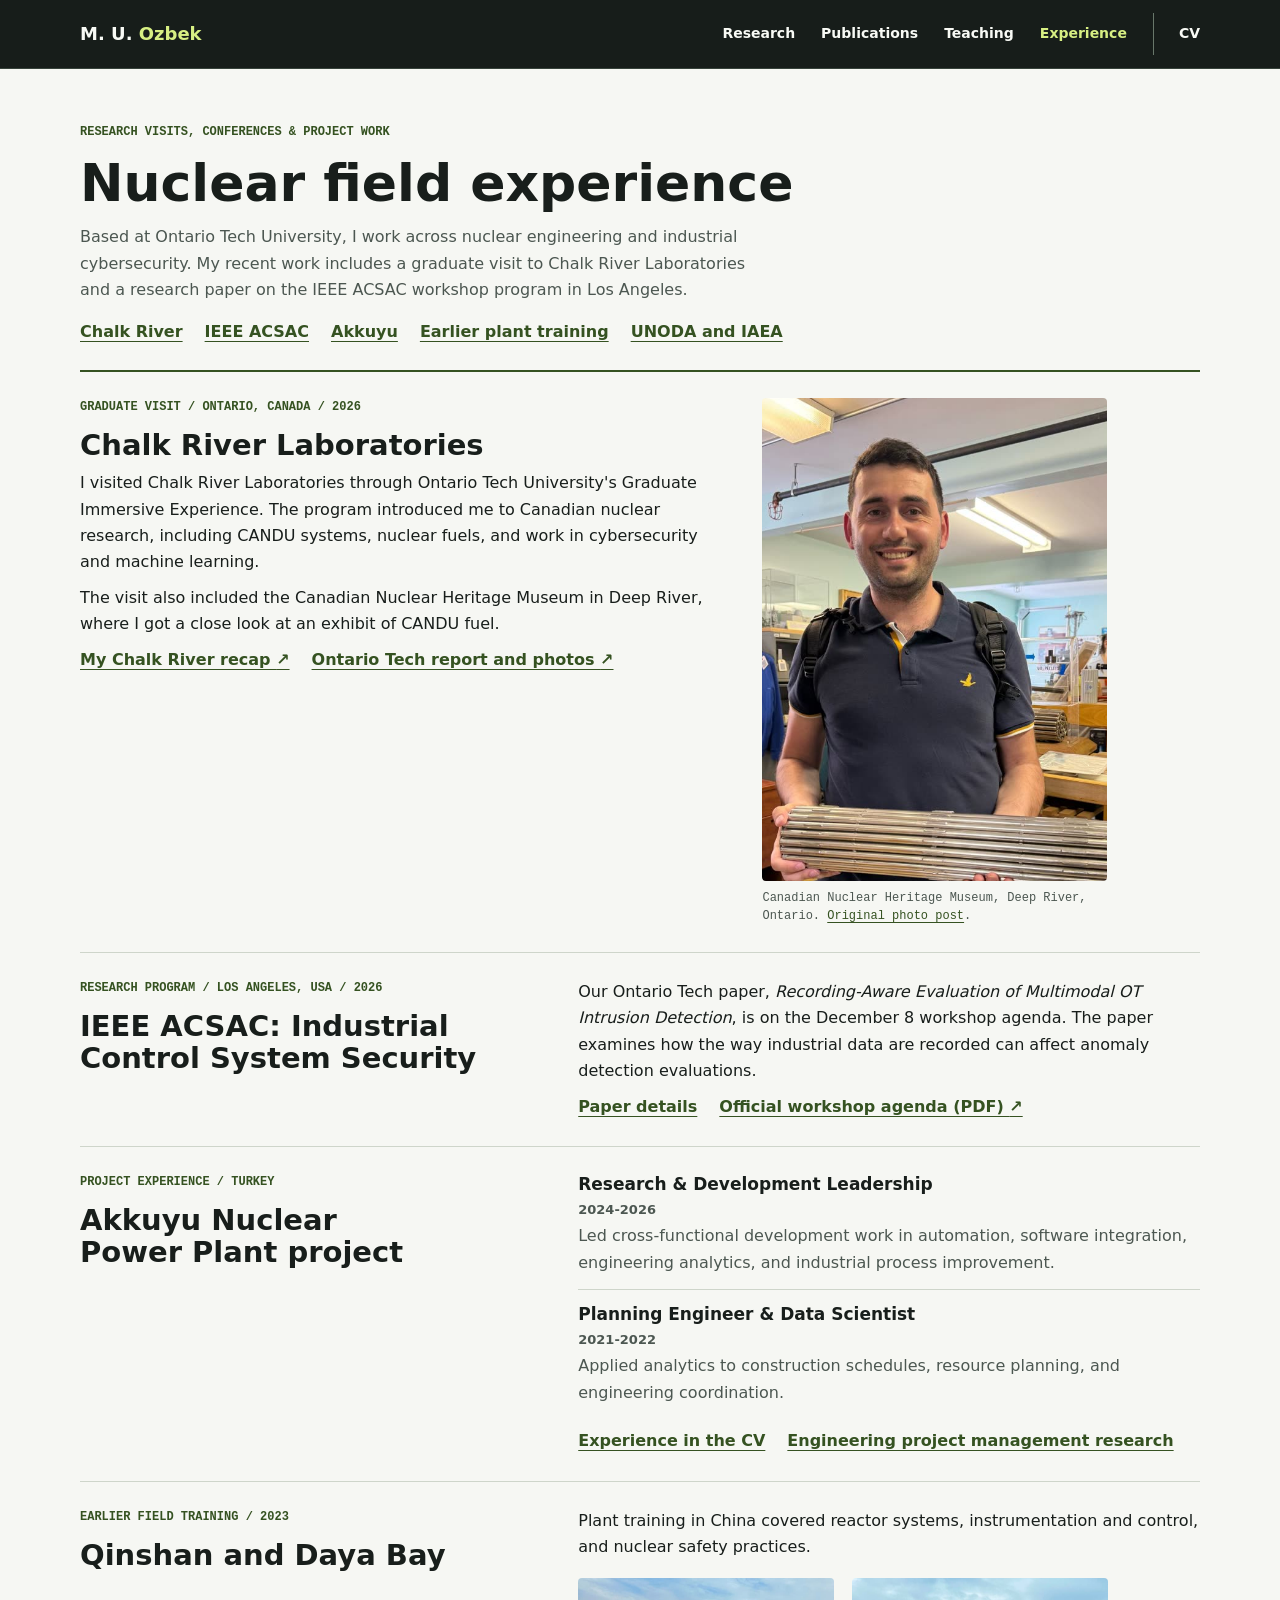
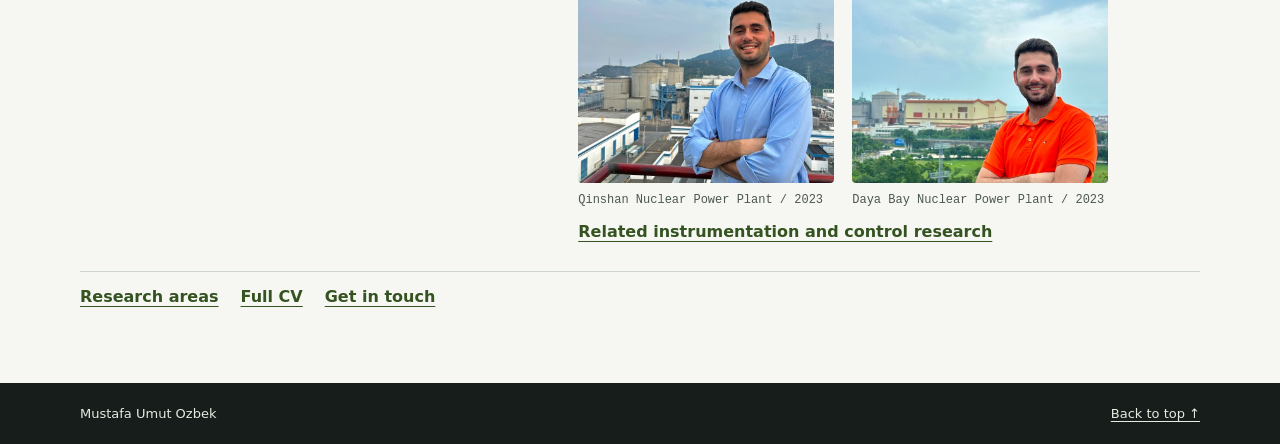
<file: experience.html>
<!doctype html>
<html lang="en">
<head>
  <meta charset="utf-8">
  <meta name="viewport" content="width=device-width, initial-scale=1">
  <title>Nuclear Field Experience | Mustafa Umut Ozbek</title>
  <meta name="description" content="Mustafa Umut Ozbek's nuclear engineering experience at Chalk River Laboratories in Canada, industrial cybersecurity research at IEEE ACSAC in the United States, and international project work.">
  <link rel="canonical" href="https://mumutozbek.github.io/experience.html">
  <link rel="icon" href="./assets/portrait.jpg?v=2" type="image/jpeg">
  <link rel="stylesheet" href="./styles.css?v=9">
  <meta property="og:type" content="website">
  <meta property="og:title" content="Nuclear Field Experience | Mustafa Umut Ozbek">
  <meta property="og:description" content="Chalk River Laboratories in Canada, industrial cybersecurity research at IEEE ACSAC in the United States, and international project work.">
  <meta property="og:url" content="https://mumutozbek.github.io/experience.html">
  <meta property="og:image" content="https://mumutozbek.github.io/assets/chalk-river-museum-portrait.jpg">
  <meta property="og:image:alt" content="Mustafa Umut Ozbek holding a CANDU fuel-bundle exhibit in Deep River, Ontario">
  <meta name="twitter:card" content="summary">
  <script type="application/ld+json">
  {
    "@context": "https://schema.org",
    "@type": "WebPage",
    "name": "Nuclear Field Experience",
    "url": "https://mumutozbek.github.io/experience.html",
    "isPartOf": { "@id": "https://mumutozbek.github.io/#website" },
    "author": { "@id": "https://mumutozbek.github.io/#person", "@type": "Person", "name": "Mustafa Umut Ozbek" },
    "inLanguage": "en"
  }
  </script>
</head>
<body>
  <a class="skip-link" href="#main">Skip to content</a>
  <header class="site-header">
    <div class="wrap header-inner">
      <a class="wordmark" href="./" aria-label="Mustafa Umut Ozbek, home">M. U. <span>Ozbek</span></a>
      <nav class="site-nav" aria-label="Main navigation">
        <a href="./research.html">Research</a>
        <a href="./#publications">Publications</a>
        <a href="./teaching.html">Teaching</a>
        <a href="./experience.html" aria-current="page">Experience</a>
        <a class="nav-cv" href="./cv.html">CV</a>
      </nav>
    </div>
  </header>
  <main id="main" class="wrap research-profile field-profile">
    <header class="research-profile-header">
      <p class="eyebrow">Research visits, conferences &amp; project work</p>
      <h1>Nuclear field experience</h1>
      <p>Based at Ontario Tech University, I work across nuclear engineering and industrial cybersecurity. My recent work includes a graduate visit to Chalk River Laboratories and a research paper on the IEEE ACSAC workshop program in Los Angeles.</p>
      <nav class="text-links topic-links" aria-label="Experience topics">
        <a href="#chalk-river">Chalk River</a>
        <a href="#los-angeles">IEEE ACSAC</a>
        <a href="#akkuyu">Akkuyu</a>
        <a href="#plant-training">Earlier plant training</a>
        <a href="./international-engagement.html">UNODA and IAEA</a>
      </nav>
    </header>
    <section id="chalk-river" class="research-feature" aria-labelledby="chalk-river-heading">
      <div>
        <p class="eyebrow">Graduate visit / Ontario, Canada / 2026</p>
        <h2 id="chalk-river-heading">Chalk River Laboratories</h2>
        <p>I visited Chalk River Laboratories through Ontario Tech University's Graduate Immersive Experience. The program introduced me to Canadian nuclear research, including CANDU systems, nuclear fuels, and work in cybersecurity and machine learning.</p>
        <p>The visit also included the Canadian Nuclear Heritage Museum in Deep River, where I got a close look at an exhibit of CANDU fuel.</p>
        <p class="text-links"><a href="https://www.linkedin.com/posts/mustafaumutozbek_nuclearenergy-cnl-nuclear-ugcPost-7493762161824108544-ZV-P/">My Chalk River recap <span aria-hidden="true">&#8599;</span></a><a href="https://news.ontariotechu.ca/archives/2026/08/ontario-tech-university-graduate-students-explore-the-future-of-nuclear-innovation-at-canadian-nuclear-laboratories.php">Ontario Tech report and photos <span aria-hidden="true">&#8599;</span></a></p>
      </div>
      <figure class="field-portrait">
        <div class="field-portrait-frame">
          <img src="./assets/chalk-river-museum-portrait.jpg" width="900" height="1200" alt="Mustafa Umut Ozbek holding a CANDU fuel-bundle exhibit at the Canadian Nuclear Heritage Museum">
        </div>
        <figcaption>Canadian Nuclear Heritage Museum, Deep River, Ontario. <a href="https://www.linkedin.com/posts/mustafaumutozbek_candu-nuclearenergy-ugcPost-7526851310755905536-dFxi/">Original photo post</a>.</figcaption>
      </figure>
    </section>
    <section id="los-angeles" class="field-entry" aria-labelledby="los-angeles-heading">
      <div>
        <p class="eyebrow">Research program / Los Angeles, USA / 2026</p>
        <h2 id="los-angeles-heading">IEEE ACSAC: Industrial Control System Security</h2>
      </div>
      <div>
        <p>Our Ontario Tech paper, <cite>Recording-Aware Evaluation of Multimodal OT Intrusion Detection</cite>, is on the December 8 workshop agenda. The paper examines how the way industrial data are recorded can affect anomaly detection evaluations.</p>
        <p class="text-links"><a href="./#icss">Paper details</a><a href="https://www.acsac.org/2026/workshops/icss/ICSS2026-Agenda.pdf">Official workshop agenda (PDF) <span aria-hidden="true">&#8599;</span></a></p>
      </div>
    </section>
    <section id="akkuyu" class="field-entry" aria-labelledby="akkuyu-heading">
      <div>
        <p class="eyebrow">Project experience / Turkey</p>
        <h2 id="akkuyu-heading">Akkuyu Nuclear Power Plant project</h2>
      </div>
      <div>
        <dl class="timeline field-roles">
          <div><dt>Research &amp; Development Leadership</dt><dd class="meta">2024-2026</dd><dd>Led cross-functional development work in automation, software integration, engineering analytics, and industrial process improvement.</dd></div>
          <div><dt>Planning Engineer &amp; Data Scientist</dt><dd class="meta">2021-2022</dd><dd>Applied analytics to construction schedules, resource planning, and engineering coordination.</dd></div>
        </dl>
        <p class="text-links"><a href="./cv.html#cv-experience">Experience in the CV</a><a href="./research.html#project-management">Engineering project management research</a></p>
      </div>
    </section>
    <section id="plant-training" class="field-entry" aria-labelledby="plant-training-heading">
      <div>
        <p class="eyebrow">Earlier field training / 2023</p>
        <h2 id="plant-training-heading">Qinshan and Daya Bay</h2>
      </div>
      <div>
        <p>Plant training in China covered reactor systems, instrumentation and control, and nuclear safety practices.</p>
        <div class="field-gallery">
          <figure>
            <img src="./assets/qinshan-plant-training.jpg" width="810" height="1080" alt="Mustafa Umut Ozbek with the Qinshan plant buildings in the background" loading="lazy">
            <figcaption>Qinshan Nuclear Power Plant / 2023</figcaption>
          </figure>
          <figure>
            <img src="./assets/daya-bay-plant-training.jpg" width="810" height="1080" alt="Mustafa Umut Ozbek overlooking Daya Bay Nuclear Power Plant" loading="lazy">
            <figcaption>Daya Bay Nuclear Power Plant / 2023</figcaption>
          </figure>
        </div>
        <p class="text-links"><a href="./research.html#instrumentation-control">Related instrumentation and control research</a></p>
      </div>
    </section>
    <p class="text-links"><a href="./research.html">Research areas</a><a href="./cv.html">Full CV</a><a href="./#contact">Get in touch</a></p>
  </main>
  <footer class="site-footer"><div class="wrap footer-inner"><span>Mustafa Umut Ozbek</span><a href="#main">Back to top <span aria-hidden="true">&#8593;</span></a></div></footer>
</body>
</html>
</file>
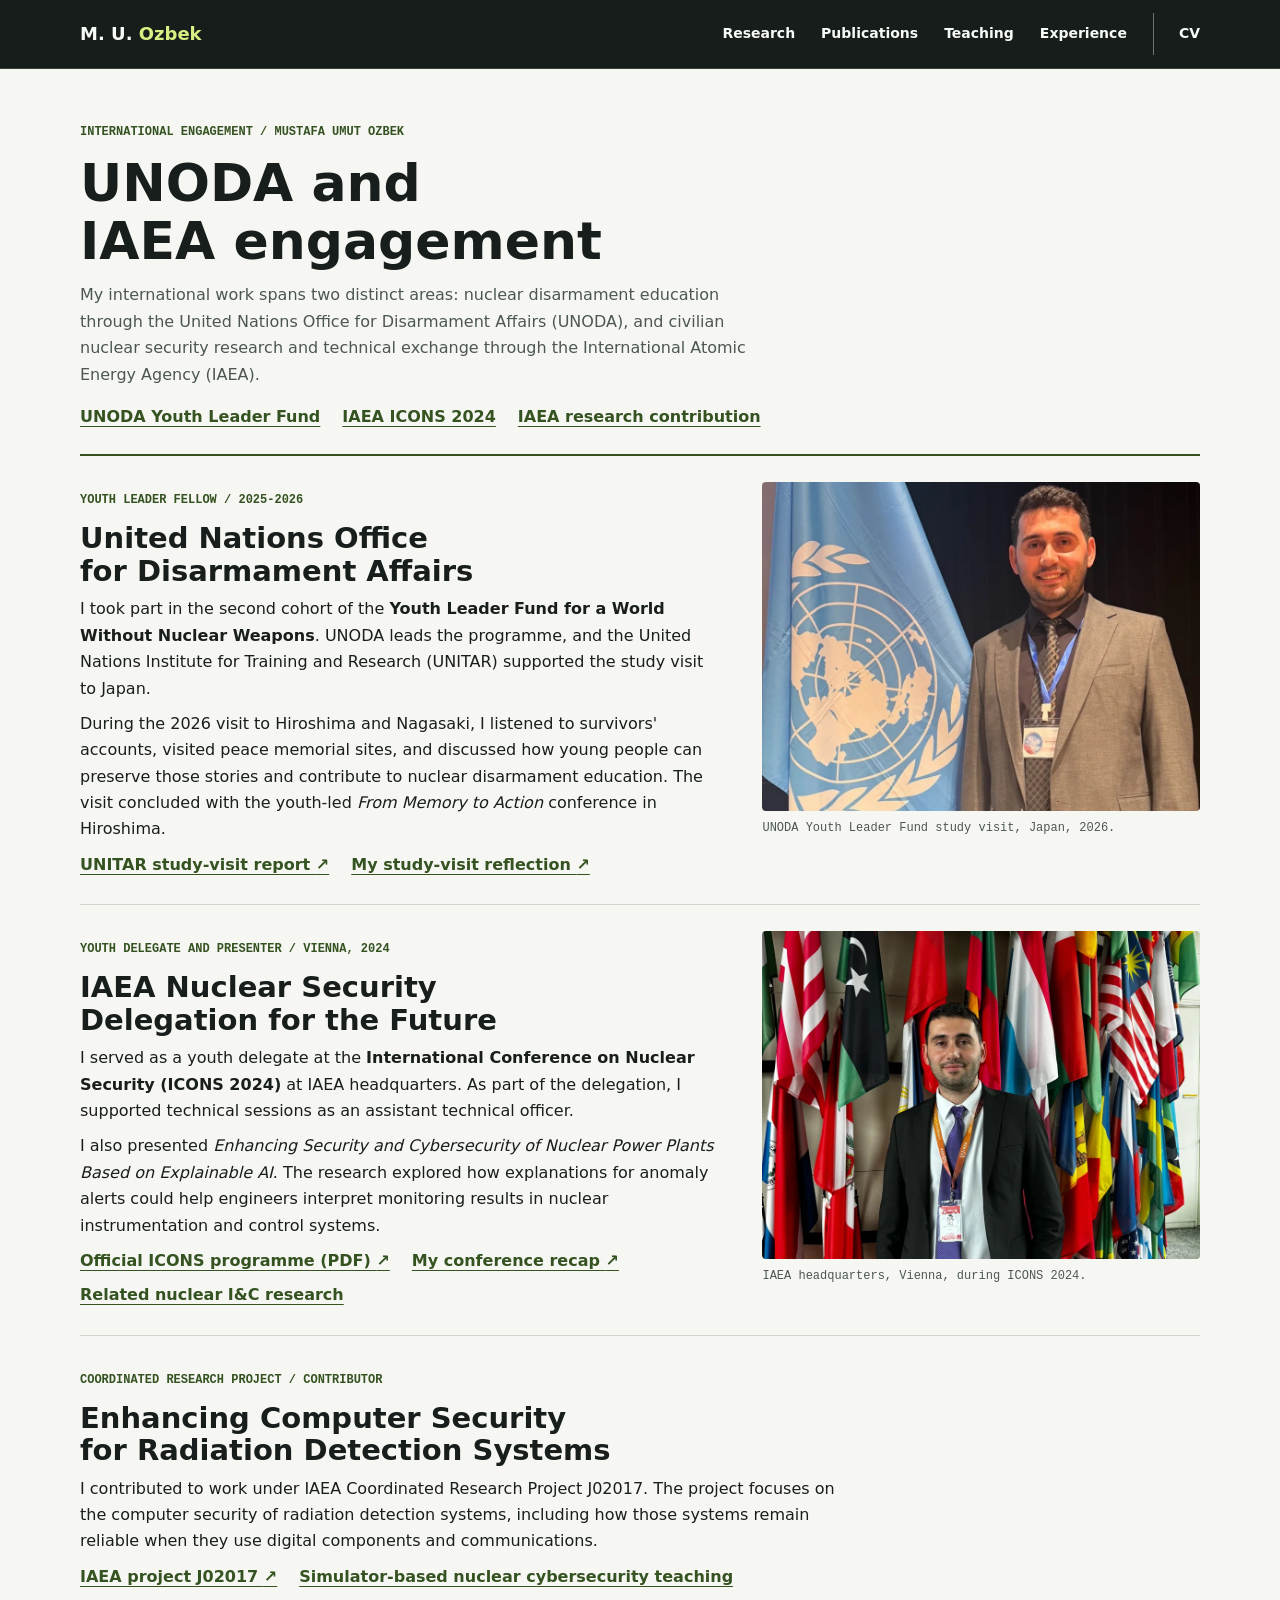
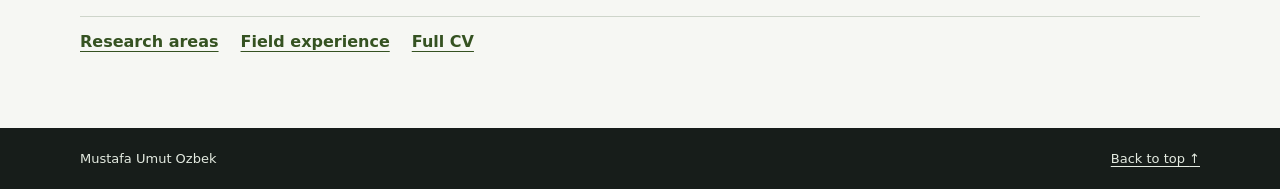
<file: international-engagement.html>
<!doctype html>
<html lang="en">
<head>
  <meta charset="utf-8">
  <meta name="viewport" content="width=device-width, initial-scale=1">
  <title>UNODA and IAEA Engagement | Mustafa Umut Ozbek</title>
  <meta name="description" content="Mustafa Umut Ozbek's UNODA Youth Leader Fund fellowship, Hiroshima and Nagasaki study visit, IAEA ICONS 2024 delegate and presentation roles, and contribution to IAEA CRP J02017.">
  <link rel="canonical" href="https://mumutozbek.github.io/international-engagement.html">
  <link rel="icon" href="./assets/portrait.jpg?v=2" type="image/jpeg">
  <link rel="stylesheet" href="./styles.css?v=9">
  <meta property="og:type" content="website">
  <meta property="og:title" content="UNODA and IAEA Engagement | Mustafa Umut Ozbek">
  <meta property="og:description" content="Youth disarmament education, nuclear security research, and international engagement in Hiroshima, Nagasaki, and Vienna.">
  <meta property="og:url" content="https://mumutozbek.github.io/international-engagement.html">
  <meta property="og:image" content="https://mumutozbek.github.io/assets/unoda-youth-leader.webp">
  <meta property="og:image:alt" content="Mustafa Umut Ozbek next to a United Nations flag during the 2026 study visit">
  <meta name="twitter:card" content="summary_large_image">
  <script type="application/ld+json">
  {
    "@context": "https://schema.org",
    "@type": "WebPage",
    "name": "UNODA and IAEA Engagement",
    "url": "https://mumutozbek.github.io/international-engagement.html",
    "description": "The UNODA Youth Leader Fund and IAEA nuclear security experience of Mustafa Umut Ozbek.",
    "isPartOf": { "@id": "https://mumutozbek.github.io/#website" },
    "author": { "@id": "https://mumutozbek.github.io/#person", "@type": "Person", "name": "Mustafa Umut Ozbek" },
    "inLanguage": "en"
  }
  </script>
</head>
<body>
  <a class="skip-link" href="#main">Skip to content</a>
  <header class="site-header">
    <div class="wrap header-inner">
      <a class="wordmark" href="./" aria-label="Mustafa Umut Ozbek, home">M. U. <span>Ozbek</span></a>
      <nav class="site-nav" aria-label="Main navigation">
        <a href="./research.html">Research</a>
        <a href="./#publications">Publications</a>
        <a href="./teaching.html">Teaching</a>
        <a href="./experience.html">Experience</a>
        <a class="nav-cv" href="./cv.html">CV</a>
      </nav>
    </div>
  </header>
  <main id="main" class="wrap research-profile">
    <header class="research-profile-header">
      <p class="eyebrow">International engagement / Mustafa Umut Ozbek</p>
      <h1>UNODA and IAEA engagement</h1>
      <p>My international work spans two distinct areas: nuclear disarmament education through the United Nations Office for Disarmament Affairs (UNODA), and civilian nuclear security research and technical exchange through the International Atomic Energy Agency (IAEA).</p>
      <nav class="text-links topic-links" aria-label="International engagement topics">
        <a href="#unoda">UNODA Youth Leader Fund</a>
        <a href="#iaea">IAEA ICONS 2024</a>
        <a href="#crp-j02017">IAEA research contribution</a>
      </nav>
    </header>
    <section id="unoda" class="research-feature" aria-labelledby="unoda-heading">
      <div>
        <p class="eyebrow">Youth Leader Fellow / 2025-2026</p>
        <h2 id="unoda-heading">United Nations Office for Disarmament Affairs</h2>
        <p>I took part in the second cohort of the <strong>Youth Leader Fund for a World Without Nuclear Weapons</strong>. UNODA leads the programme, and the United Nations Institute for Training and Research (UNITAR) supported the study visit to Japan.</p>
        <p>During the 2026 visit to Hiroshima and Nagasaki, I listened to survivors' accounts, visited peace memorial sites, and discussed how young people can preserve those stories and contribute to nuclear disarmament education. The visit concluded with the youth-led <em>From Memory to Action</em> conference in Hiroshima.</p>
        <p class="text-links"><a href="https://unitar.org/about/news-stories/news/memory-action-youth-leaders-promise-hiroshima-act-future-without-nuclear-weapons">UNITAR study-visit report <span aria-hidden="true">&#8599;</span></a><a href="https://www.linkedin.com/feed/update/urn:li:activity:7479005596520697856/">My study-visit reflection <span aria-hidden="true">&#8599;</span></a></p>
      </div>
      <figure class="research-figure">
        <img class="unoda-photo" src="./assets/unoda-youth-leader.webp" width="950" height="950" alt="Mustafa Umut Ozbek beside a United Nations flag during the Youth Leader Fund study visit" loading="lazy">
        <figcaption>UNODA Youth Leader Fund study visit, Japan, 2026.</figcaption>
      </figure>
    </section>
    <section id="iaea" class="research-feature" aria-labelledby="iaea-heading">
      <div>
        <p class="eyebrow">Youth delegate and presenter / Vienna, 2024</p>
        <h2 id="iaea-heading">IAEA Nuclear Security Delegation for the Future</h2>
        <p>I served as a youth delegate at the <strong>International Conference on Nuclear Security (ICONS 2024)</strong> at IAEA headquarters. As part of the delegation, I supported technical sessions as an assistant technical officer.</p>
        <p>I also presented <cite>Enhancing Security and Cybersecurity of Nuclear Power Plants Based on Explainable AI</cite>. The research explored how explanations for anomaly alerts could help engineers interpret monitoring results in nuclear instrumentation and control systems.</p>
        <p class="text-links"><a href="https://www.iaea.org/sites/default/files/24/05/icons_2024_programme.pdf">Official ICONS programme (PDF) <span aria-hidden="true">&#8599;</span></a><a href="https://www.linkedin.com/posts/mustafaumutozbek_icons2024-iaea-icons2024-activity-7199138746045255682-WIay">My conference recap <span aria-hidden="true">&#8599;</span></a><a href="./research.html#instrumentation-control">Related nuclear I&amp;C research</a></p>
      </div>
      <figure class="research-figure">
        <img class="iaea-photo" src="./assets/iaea-icons-2024.webp" width="950" height="1267" alt="Mustafa Umut Ozbek in front of the flags at IAEA headquarters in Vienna" loading="lazy">
        <figcaption>IAEA headquarters, Vienna, during ICONS 2024.</figcaption>
      </figure>
    </section>
    <section id="crp-j02017" aria-labelledby="crp-j02017-heading">
      <p class="eyebrow">Coordinated Research Project / Contributor</p>
      <h2 id="crp-j02017-heading">Enhancing Computer Security for Radiation Detection Systems</h2>
      <p>I contributed to work under IAEA Coordinated Research Project J02017. The project focuses on the computer security of radiation detection systems, including how those systems remain reliable when they use digital components and communications.</p>
      <p class="text-links"><a href="https://www.iaea.org/projects/crp/j02017">IAEA project J02017 <span aria-hidden="true">&#8599;</span></a><a href="./teaching.html#nuclear-training">Simulator-based nuclear cybersecurity teaching</a></p>
    </section>
    <p class="text-links"><a href="./research.html">Research areas</a><a href="./experience.html">Field experience</a><a href="./cv.html">Full CV</a></p>
  </main>
  <footer class="site-footer"><div class="wrap footer-inner"><span>Mustafa Umut Ozbek</span><a href="#main">Back to top <span aria-hidden="true">&#8593;</span></a></div></footer>
</body>
</html>
</file>
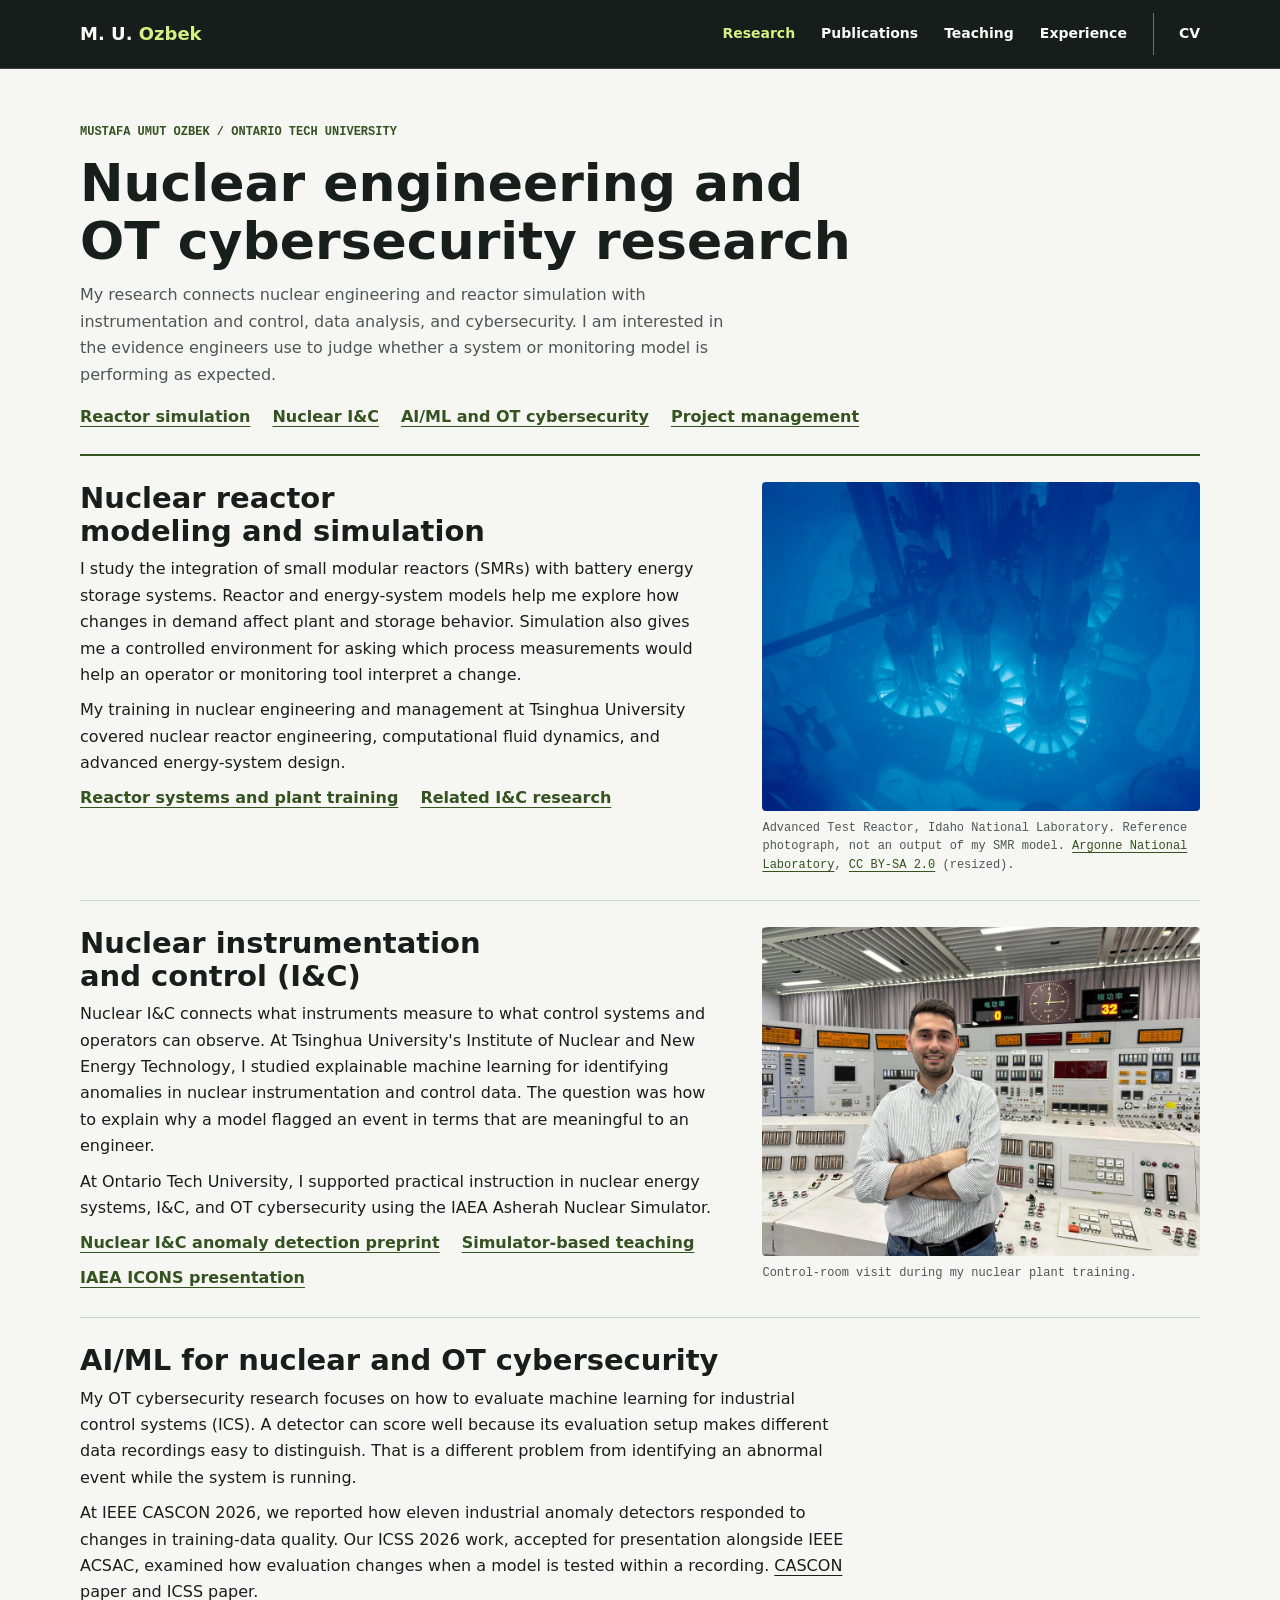
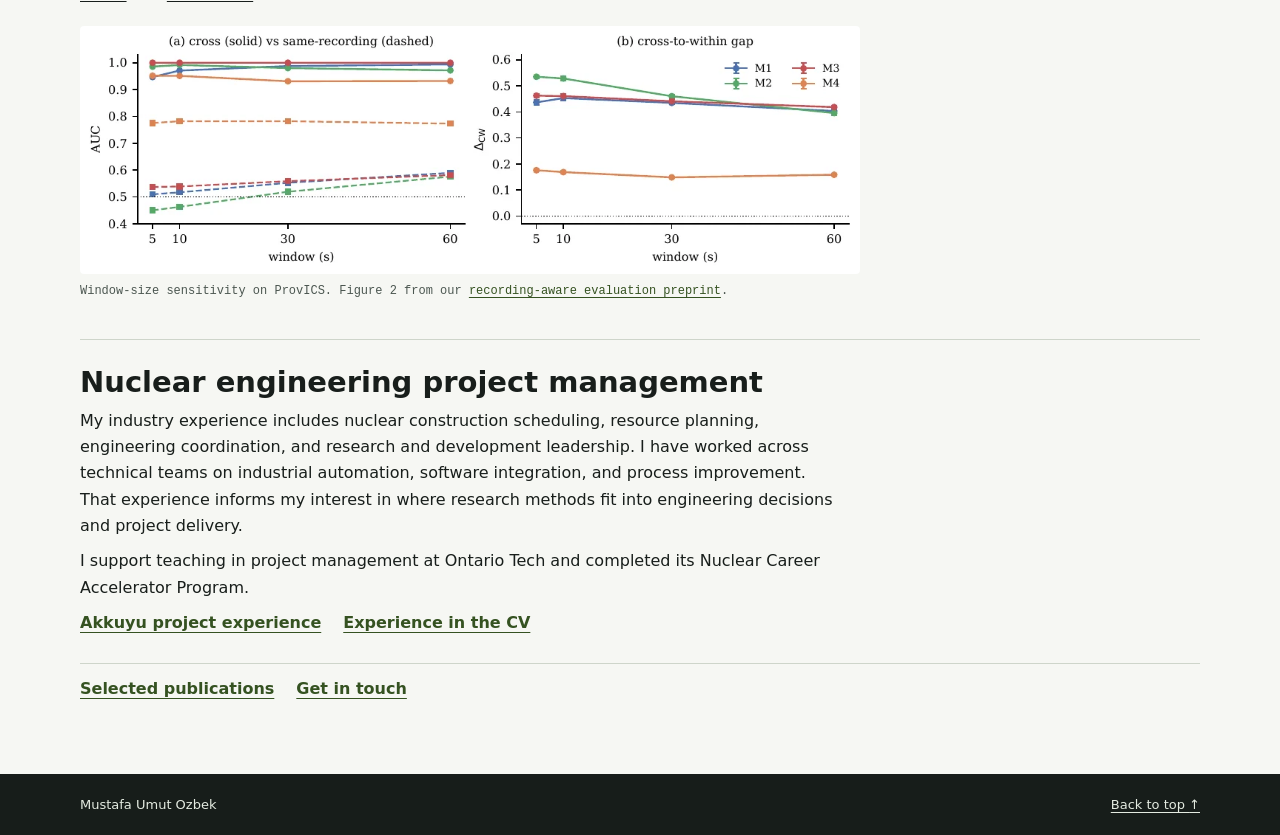
<file: research.html>
<!doctype html>
<html lang="en">
<head>
  <meta charset="utf-8">
  <meta name="viewport" content="width=device-width, initial-scale=1">
  <title>Nuclear Engineering, I&amp;C and OT Research | Mustafa Umut Ozbek</title>
  <meta name="description" content="Research and experience in nuclear reactor modeling and simulation, instrumentation and control, AI/ML for OT cybersecurity, and nuclear engineering project management.">
  <link rel="canonical" href="https://mumutozbek.github.io/research.html">
  <link rel="icon" href="./assets/portrait.jpg?v=2" type="image/jpeg">
  <link rel="stylesheet" href="./styles.css?v=9">
  <meta property="og:type" content="website">
  <meta property="og:title" content="Nuclear Engineering, I&amp;C and OT Research | Mustafa Umut Ozbek">
  <meta property="og:description" content="Reactor simulation, nuclear instrumentation and control, AI/ML for OT cybersecurity, and engineering project management.">
  <meta property="og:url" content="https://mumutozbek.github.io/research.html">
  <meta property="og:image" content="https://mumutozbek.github.io/assets/portrait.jpg?v=2">
  <meta property="og:image:alt" content="Portrait of Mustafa Umut Ozbek">
  <meta name="twitter:card" content="summary">
  <script type="application/ld+json">
  {
    "@context": "https://schema.org",
    "@type": "WebPage",
    "name": "Nuclear Engineering, I&C and OT Research",
    "url": "https://mumutozbek.github.io/research.html",
    "isPartOf": { "@id": "https://mumutozbek.github.io/#website" },
    "author": { "@id": "https://mumutozbek.github.io/#person", "@type": "Person", "name": "Mustafa Umut Ozbek" },
    "inLanguage": "en"
  }
  </script>
</head>
<body>
  <a class="skip-link" href="#main">Skip to content</a>
  <header class="site-header">
    <div class="wrap header-inner">
      <a class="wordmark" href="./" aria-label="Mustafa Umut Ozbek, home">M. U. <span>Ozbek</span></a>
      <nav class="site-nav" aria-label="Main navigation">
        <a href="./research.html" aria-current="page">Research</a>
        <a href="./#publications">Publications</a>
        <a href="./teaching.html">Teaching</a>
        <a href="./experience.html">Experience</a>
        <a class="nav-cv" href="./cv.html">CV</a>
      </nav>
    </div>
  </header>
  <main id="main" class="wrap research-profile">
    <header class="research-profile-header">
      <p class="eyebrow">Mustafa Umut Ozbek / Ontario Tech University</p>
      <h1>Nuclear engineering and OT cybersecurity research</h1>
      <p>My research connects nuclear engineering and reactor simulation with instrumentation and control, data analysis, and cybersecurity. I am interested in the evidence engineers use to judge whether a system or monitoring model is performing as expected.</p>
      <nav class="text-links topic-links" aria-label="Research topics">
        <a href="#nuclear-simulation">Reactor simulation</a>
        <a href="#instrumentation-control">Nuclear I&amp;C</a>
        <a href="#ai-ot-cybersecurity">AI/ML and OT cybersecurity</a>
        <a href="#project-management">Project management</a>
      </nav>
    </header>
    <section id="nuclear-simulation" class="research-feature" aria-labelledby="simulation-heading">
      <div>
        <h2 id="simulation-heading">Nuclear reactor modeling and simulation</h2>
        <p>I study the integration of small modular reactors (SMRs) with battery energy storage systems. Reactor and energy-system models help me explore how changes in demand affect plant and storage behavior. Simulation also gives me a controlled environment for asking which process measurements would help an operator or monitoring tool interpret a change.</p>
        <p>My training in nuclear engineering and management at Tsinghua University covered nuclear reactor engineering, computational fluid dynamics, and advanced energy-system design.</p>
        <p class="text-links"><a href="./experience.html#plant-training">Reactor systems and plant training</a><a href="#instrumentation-control">Related I&amp;C research</a></p>
      </div>
      <figure class="research-figure">
        <img src="./assets/advanced-test-reactor-core.jpg" width="914" height="1200" loading="lazy" alt="Blue Cherenkov light in the water above the Advanced Test Reactor core">
        <figcaption id="reactor-photo-credit">Advanced Test Reactor, Idaho National Laboratory. Reference photograph, not an output of my SMR model. <a href="https://commons.wikimedia.org/wiki/File:Advanced_Test_Reactor.jpg">Argonne National Laboratory</a>, <a href="https://creativecommons.org/licenses/by-sa/2.0/">CC BY-SA 2.0</a> (resized).</figcaption>
      </figure>
    </section>
    <section id="instrumentation-control" class="research-feature" aria-labelledby="ic-heading">
      <div>
        <h2 id="ic-heading">Nuclear instrumentation and control (I&amp;C)</h2>
        <p>Nuclear I&amp;C connects what instruments measure to what control systems and operators can observe. At Tsinghua University's Institute of Nuclear and New Energy Technology, I studied explainable machine learning for identifying anomalies in nuclear instrumentation and control data. The question was how to explain why a model flagged an event in terms that are meaningful to an engineer.</p>
        <p>At Ontario Tech University, I supported practical instruction in nuclear energy systems, I&amp;C, and OT cybersecurity using the IAEA Asherah Nuclear Simulator.</p>
        <p class="text-links"><a href="https://doi.org/10.2139/ssrn.5333003">Nuclear I&amp;C anomaly detection preprint</a><a href="./teaching.html#nuclear-training">Simulator-based teaching</a><a href="./international-engagement.html#iaea">IAEA ICONS presentation</a></p>
      </div>
      <figure class="research-figure">
        <img src="./assets/control-room-visit.webp" width="1050" height="788" alt="Mustafa Umut Ozbek beside control panels during a nuclear plant training visit" loading="lazy">
        <figcaption>Control-room visit during my nuclear plant training.</figcaption>
      </figure>
    </section>
    <section id="ai-ot-cybersecurity" aria-labelledby="ai-heading">
      <h2 id="ai-heading">AI/ML for nuclear and OT cybersecurity</h2>
      <p>My OT cybersecurity research focuses on how to evaluate machine learning for industrial control systems (ICS). A detector can score well because its evaluation setup makes different data recordings easy to distinguish. That is a different problem from identifying an abnormal event while the system is running.</p>
      <p>At IEEE CASCON 2026, we reported how eleven industrial anomaly detectors responded to changes in training-data quality. Our ICSS 2026 work, accepted for presentation alongside IEEE ACSAC, examined how evaluation changes when a model is tested within a recording. <a href="./#cascon">CASCON paper</a> and <a href="./#icss">ICSS paper</a>.</p>
      <figure class="research-plot">
        <img src="./assets/recording-aware-results.webp" width="1054" height="336" alt="Two plots comparing anomaly detection AUC across recording protocols and window lengths on the ProvICS dataset" loading="lazy">
        <figcaption>Window-size sensitivity on ProvICS. Figure 2 from our <a href="https://arxiv.org/abs/2610.24128">recording-aware evaluation preprint</a>.</figcaption>
      </figure>
    </section>
    <section id="project-management" aria-labelledby="management-heading">
      <h2 id="management-heading">Nuclear engineering project management</h2>
      <p>My industry experience includes nuclear construction scheduling, resource planning, engineering coordination, and research and development leadership. I have worked across technical teams on industrial automation, software integration, and process improvement. That experience informs my interest in where research methods fit into engineering decisions and project delivery.</p>
      <p>I support teaching in project management at Ontario Tech and completed its Nuclear Career Accelerator Program.</p>
      <p class="text-links"><a href="./experience.html#akkuyu">Akkuyu project experience</a><a href="./cv.html#cv-experience">Experience in the CV</a></p>
    </section>
    <p class="text-links"><a href="./#publications">Selected publications</a><a href="./#contact">Get in touch</a></p>
  </main>
  <footer class="site-footer"><div class="wrap footer-inner"><span>Mustafa Umut Ozbek</span><a href="#main">Back to top <span aria-hidden="true">&#8593;</span></a></div></footer>
</body>
</html>
</file>
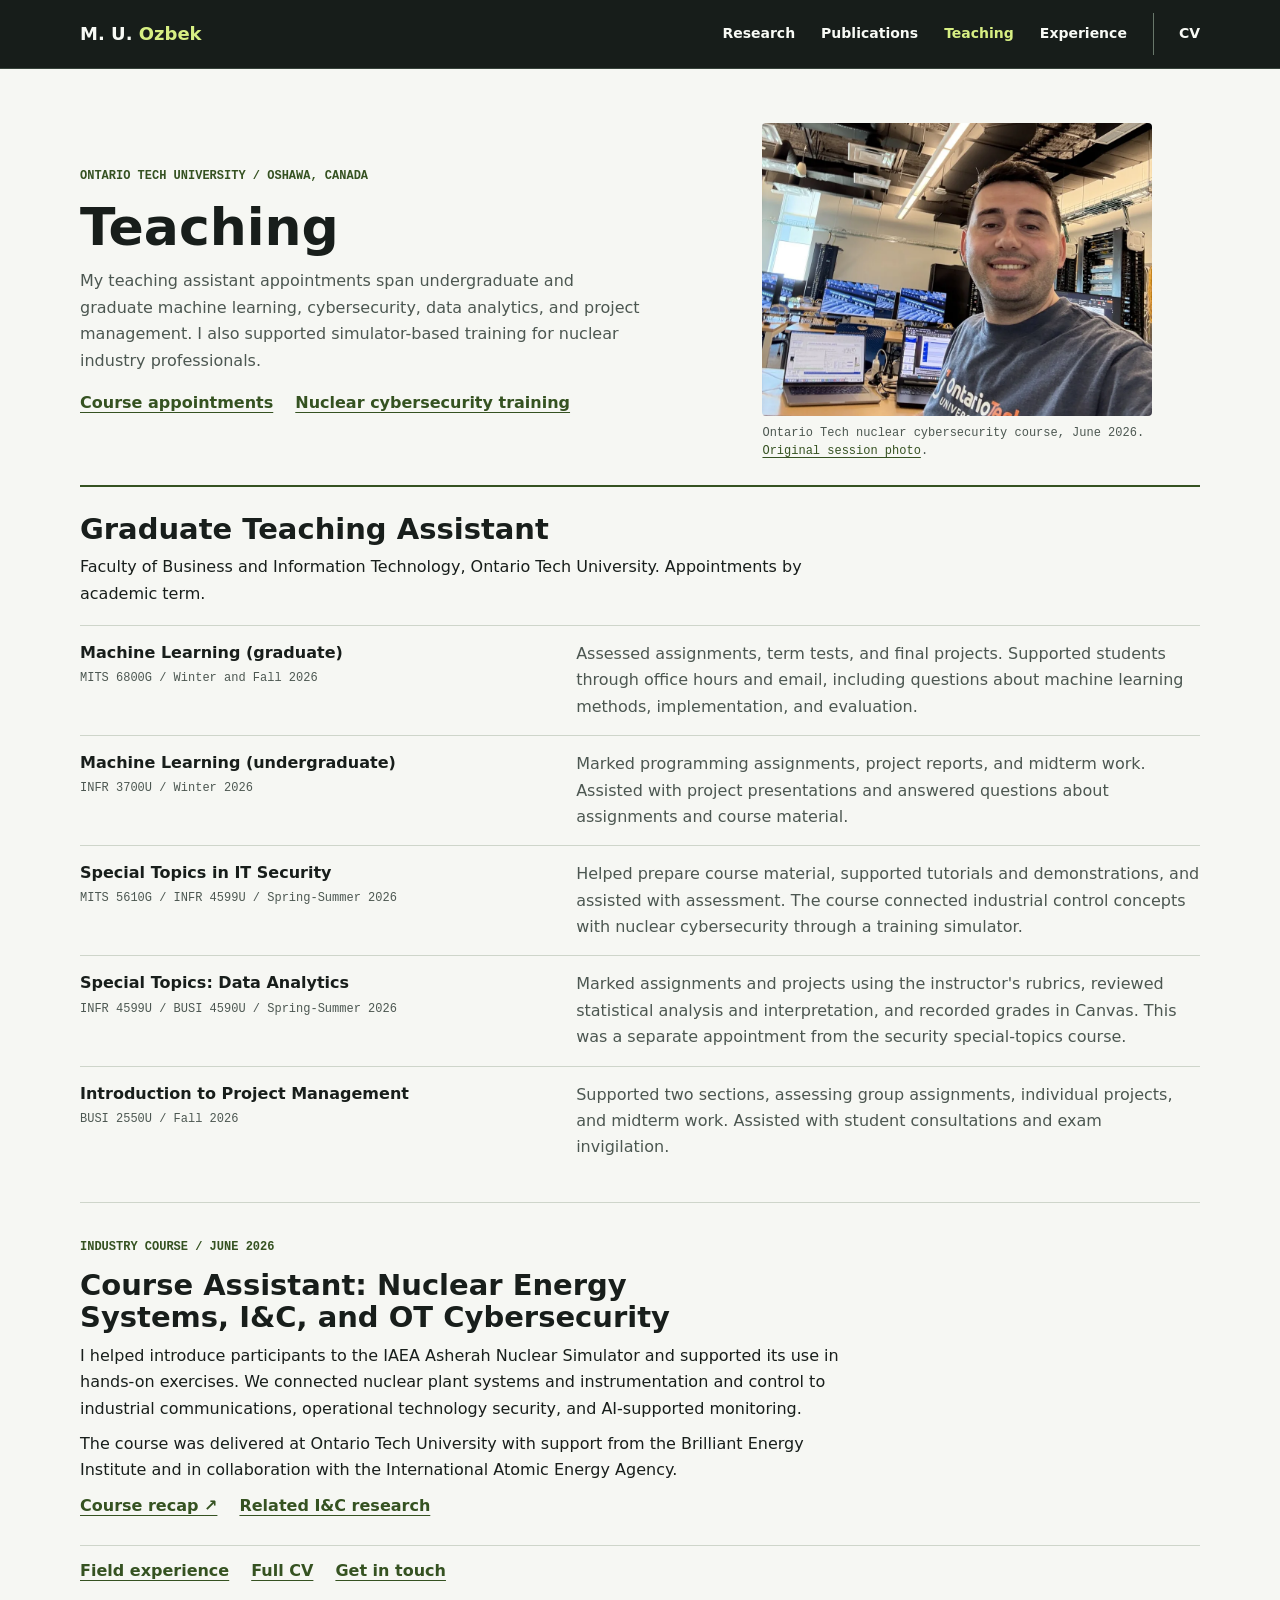
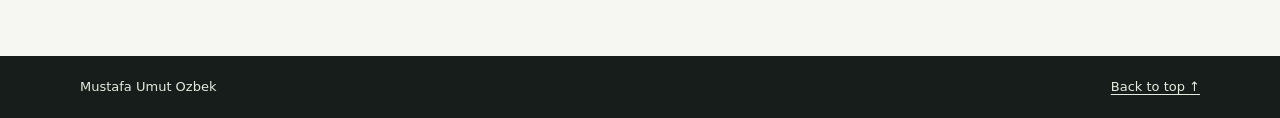
<file: teaching.html>
<!doctype html>
<html lang="en">
<head>
  <meta charset="utf-8">
  <meta name="viewport" content="width=device-width, initial-scale=1">
  <title>Teaching at Ontario Tech University | Mustafa Umut Ozbek</title>
  <meta name="description" content="Mustafa Umut Ozbek's teaching assistant appointments at Ontario Tech University in machine learning, cybersecurity, data analytics, and project management, plus nuclear cybersecurity simulator training.">
  <link rel="canonical" href="https://mumutozbek.github.io/teaching.html">
  <link rel="icon" href="./assets/portrait.jpg?v=2" type="image/jpeg">
  <link rel="stylesheet" href="./styles.css?v=9">
  <meta property="og:type" content="website">
  <meta property="og:title" content="Teaching at Ontario Tech University | Mustafa Umut Ozbek">
  <meta property="og:description" content="Graduate teaching assistant appointments and hands-on nuclear cybersecurity instruction at Ontario Tech University.">
  <meta property="og:url" content="https://mumutozbek.github.io/teaching.html">
  <meta property="og:image" content="https://mumutozbek.github.io/assets/ontario-tech-teaching.webp">
  <meta property="og:image:alt" content="Mustafa Umut Ozbek at the Ontario Tech nuclear cybersecurity course">
  <meta name="twitter:card" content="summary">
  <script type="application/ld+json">
  {
    "@context": "https://schema.org",
    "@type": "WebPage",
    "name": "Teaching at Ontario Tech University",
    "url": "https://mumutozbek.github.io/teaching.html",
    "isPartOf": { "@id": "https://mumutozbek.github.io/#website" },
    "author": { "@id": "https://mumutozbek.github.io/#person", "@type": "Person", "name": "Mustafa Umut Ozbek" },
    "inLanguage": "en"
  }
  </script>
</head>
<body>
  <a class="skip-link" href="#main">Skip to content</a>
  <header class="site-header">
    <div class="wrap header-inner">
      <a class="wordmark" href="./" aria-label="Mustafa Umut Ozbek, home">M. U. <span>Ozbek</span></a>
      <nav class="site-nav" aria-label="Main navigation">
        <a href="./research.html">Research</a>
        <a href="./#publications">Publications</a>
        <a href="./teaching.html" aria-current="page">Teaching</a>
        <a href="./experience.html">Experience</a>
        <a class="nav-cv" href="./cv.html">CV</a>
      </nav>
    </div>
  </header>
  <main id="main" class="wrap research-profile">
    <header class="research-profile-header research-feature teaching-feature">
      <div>
        <p class="eyebrow">Ontario Tech University / Oshawa, Canada</p>
        <h1>Teaching</h1>
        <p>My teaching assistant appointments span undergraduate and graduate machine learning, cybersecurity, data analytics, and project management. I also supported simulator-based training for nuclear industry professionals.</p>
        <nav class="text-links topic-links" aria-label="Teaching topics">
          <a href="#appointments">Course appointments</a>
          <a href="#nuclear-training">Nuclear cybersecurity training</a>
        </nav>
      </div>
      <figure>
        <img src="./assets/ontario-tech-teaching.webp" width="1050" height="1400" alt="Mustafa Umut Ozbek in the Ontario Tech teaching lab beside simulator workstations">
        <figcaption>Ontario Tech nuclear cybersecurity course, June 2026. <a href="https://www.linkedin.com/feed/update/urn:li:activity:7469888368735281152/">Original session photo</a>.</figcaption>
      </figure>
    </header>
    <section id="appointments" aria-labelledby="appointments-heading">
      <h2 id="appointments-heading">Graduate Teaching Assistant</h2>
      <p>Faculty of Business and Information Technology, Ontario Tech University. Appointments by academic term.</p>
      <dl class="teaching-appointments">
        <div>
          <dt>Machine Learning (graduate)<small>MITS 6800G / Winter and Fall 2026</small></dt>
          <dd>Assessed assignments, term tests, and final projects. Supported students through office hours and email, including questions about machine learning methods, implementation, and evaluation.</dd>
        </div>
        <div>
          <dt>Machine Learning (undergraduate)<small>INFR 3700U / Winter 2026</small></dt>
          <dd>Marked programming assignments, project reports, and midterm work. Assisted with project presentations and answered questions about assignments and course material.</dd>
        </div>
        <div>
          <dt>Special Topics in IT Security<small>MITS 5610G / INFR 4599U / Spring-Summer 2026</small></dt>
          <dd>Helped prepare course material, supported tutorials and demonstrations, and assisted with assessment. The course connected industrial control concepts with nuclear cybersecurity through a training simulator.</dd>
        </div>
        <div>
          <dt>Special Topics: Data Analytics<small>INFR 4599U / BUSI 4590U / Spring-Summer 2026</small></dt>
          <dd>Marked assignments and projects using the instructor's rubrics, reviewed statistical analysis and interpretation, and recorded grades in Canvas. This was a separate appointment from the security special-topics course.</dd>
        </div>
        <div>
          <dt>Introduction to Project Management<small>BUSI 2550U / Fall 2026</small></dt>
          <dd>Supported two sections, assessing group assignments, individual projects, and midterm work. Assisted with student consultations and exam invigilation.</dd>
        </div>
      </dl>
    </section>
    <section id="nuclear-training" aria-labelledby="nuclear-training-heading">
      <p class="eyebrow">Industry course / June 2026</p>
      <h2 id="nuclear-training-heading">Course Assistant: Nuclear Energy Systems, I&amp;C, and OT Cybersecurity</h2>
      <p>I helped introduce participants to the IAEA Asherah Nuclear Simulator and supported its use in hands-on exercises. We connected nuclear plant systems and instrumentation and control to industrial communications, operational technology security, and AI-supported monitoring.</p>
      <p>The course was delivered at Ontario Tech University with support from the Brilliant Energy Institute and in collaboration with the International Atomic Energy Agency.</p>
      <p class="text-links"><a href="https://www.linkedin.com/posts/mustafaumutozbek_nuclearenergy-cybersecurity-otsecurity-ugcPost-7472701546288500736-HPvL/">Course recap <span aria-hidden="true">&#8599;</span></a><a href="./research.html#instrumentation-control">Related I&amp;C research</a></p>
    </section>
    <p class="text-links"><a href="./experience.html">Field experience</a><a href="./cv.html">Full CV</a><a href="./#contact">Get in touch</a></p>
  </main>
  <footer class="site-footer"><div class="wrap footer-inner"><span>Mustafa Umut Ozbek</span><a href="#main">Back to top <span aria-hidden="true">&#8593;</span></a></div></footer>
</body>
</html>
</file>
<file: styles.css>
@view-transition { navigation: auto; }

:root {
  color-scheme: light;
  --ink: #181e1b;
  --muted: #4c5751;
  --paper: #f6f7f3;
  --wash: #eaeee7;
  --line: #ced5ca;
  --dark: #171d1a;
  --accent: #d7ef83;
  --link: #355221;
  --sans: "Avenir Next", Avenir, system-ui, sans-serif;
  --mono: "SFMono-Regular", Consolas, "Liberation Mono", monospace;
  --edge: 40px;
  --header-height: 69px;
}

*, *::before, *::after { box-sizing: border-box; }
html { scroll-padding-top: 86px; }
body { margin: 0; font: 16px/1.65 var(--sans); color: var(--ink); background: var(--paper); }
img { display: block; max-width: 100%; height: auto; }
a { color: inherit; text-underline-offset: .22em; }
a:hover { text-decoration-thickness: 2px; }
a:focus-visible { outline: 2px solid currentColor; outline-offset: 4px; }
p, figure, dd { margin: 0; }
h1, h2, h3 { margin: 0; line-height: 1.12; text-wrap: balance; }
h1 { font-size: 88px; font-weight: 750; }
h2 { font-size: 47px; font-weight: 720; max-width: 19ch; }
h3 { font-size: 22px; font-weight: 700; }
.wrap { width: min(100% - 2 * var(--edge), 1120px); margin-inline: auto; }
.section { padding-block: 82px; }
.section h2 { margin-bottom: 35px; }
.section p:not(.eyebrow) { color: var(--muted); }
.eyebrow { margin-bottom: 13px; font: 650 12px/1.5 var(--mono); text-transform: uppercase; color: var(--link); }
.text-links { display: flex; flex-wrap: wrap; gap: 8px 22px; margin-top: 12px; }
.text-links a, .project-notes a { font-weight: 700; color: var(--link); }
.skip-link { position: absolute; z-index: 8; left: 16px; top: 8px; padding: 8px 14px; color: var(--ink); background: var(--accent); transform: translateY(-150%); }
.skip-link:focus { transform: none; }

.site-header { position: sticky; z-index: 5; top: 0; color: #f8faf5; background: var(--dark); border-bottom: 1px solid #37433b; }
.header-inner { display: flex; align-items: center; justify-content: space-between; min-height: 68px; gap: 22px; }
.wordmark { font-size: 18px; font-weight: 750; text-decoration: none; white-space: nowrap; }
.wordmark span { color: var(--accent); }
.site-nav { display: flex; align-items: center; gap: 26px; }
.site-nav a { padding-block: 9px; font-size: 14px; font-weight: 650; text-decoration: none; }
.site-nav a:hover { color: var(--accent); }
.site-nav .nav-cv { border-inline-start: 1px solid #68776a; padding-inline-start: 25px; }

.opening-story { --chapter-progress: 0; display: grid; background: #111714; }
.opening-media, .opening-content { grid-area: 1 / 1; min-width: 0; }
.opening-media { position: sticky; top: var(--header-height); align-self: start; height: calc(100svh - var(--header-height)); overflow: clip; pointer-events: none; }
.hero-image { width: 100%; height: 100%; object-fit: cover; object-position: center 56%; transform-origin: 74% 56%; }
.opening-media::before, .opening-media::after { position: absolute; inset: 0; content: ""; }
.opening-media::before { background: linear-gradient(90deg, #131c18ed 0%, #131c18c9 34%, #131c1855 64%, #131c1810 100%), linear-gradient(0deg, #1018138c, transparent 28%); }
.opening-media::after { background: #111714; opacity: .14; }
.opening-content { position: relative; }
.hero { color: #f8faf5; }
.hero-inner { position: relative; min-height: min(640px, 78svh); display: grid; align-content: center; padding-block: 64px 82px; }
.hero-copy { max-width: 610px; }
.hero-eyebrow { color: var(--accent); margin-bottom: 18px; }
.hero-eyebrow span { padding-inline: 4px; }
.hero h1 { line-height: 1; }
.hero-description { margin-top: 22px; max-width: 49ch; font-size: 19px; line-height: 1.55; color: #f0f3ed; }
.research-lead { display: grid; align-items: start; min-height: max(365px, calc(74svh - var(--header-height) - 95px)); padding-block: 42px 57px; color: #f5f7f1; background: linear-gradient(180deg, transparent, #111714 100%); }
.research-lead .eyebrow, .research-lead a { color: var(--accent); }
.research-lead-inner > p:not(.eyebrow) { max-width: 51ch; margin-block: 13px 16px; color: #e1e7db; }
.research-lead a { font-weight: 700; }
.actions { display: flex; flex-wrap: wrap; align-items: center; gap: 12px; margin-top: 26px; }
.button { display: inline-flex; align-items: center; gap: 14px; min-height: 46px; padding: 9px 15px; border: 1px solid transparent; border-radius: 4px; font: 700 14px/1.35 var(--sans); white-space: nowrap; text-decoration: none; cursor: pointer; }
.button-primary { background: var(--accent); color: #182413; }
.button-primary:hover { background: #e5f5ae; }
.button-primary:focus-visible { outline-color: #fff; }
.button-outline { border-color: #d4dfd2; background: #18201bd0; color: white; }
.button-outline:hover { background: #354637; }
.update-band { background: var(--accent); color: #192312; }
.update-inner { display: flex; align-items: baseline; gap: 9px 24px; padding-block: 14px; }
.update-inner .eyebrow { margin: 0; white-space: nowrap; color: #283820; }
.update-inner a { font-size: 15px; font-weight: 700; }

.about { display: grid; grid-template-columns: minmax(0, 1fr) minmax(220px, 312px); align-items: center; column-gap: 72px; }
.about h2 { margin-bottom: 22px; }
.about p:not(.eyebrow) { max-width: 65ch; }
.about p + p { margin-top: 14px; }
.portrait { width: 100%; }
.portrait img { width: 100%; aspect-ratio: 1; object-fit: cover; border-radius: 4px; }
figcaption { margin-top: 8px; font: 12px/1.55 var(--mono); color: var(--muted); }
.experience { background: var(--wash); }
.experience-grid { display: grid; grid-template-columns: repeat(2, minmax(0, 1fr)); gap: 0 48px; }

.academic-index h2 { max-width: none; }
.academic-links { display: grid; grid-template-columns: repeat(4, minmax(0, 1fr)); gap: 26px; }
.academic-links a { display: grid; grid-template-rows: auto auto 1fr auto; gap: 9px; padding-bottom: 14px; border-bottom: 1px solid var(--line); text-decoration: none; }
.academic-links h3 { display: flex; gap: 8px; justify-content: space-between; align-items: baseline; margin-top: 3px; font-size: 22px; text-wrap: pretty; }
.academic-links h3 span { color: var(--link); font-size: 15px; }
.academic-links a:hover h3 { color: var(--link); text-decoration: underline; }
.academic-links p { font-size: 15px; line-height: 1.55; }
.academic-cover, .teaching-feature img { width: 100%; aspect-ratio: 4 / 3; object-fit: cover; border-radius: 4px; }
.academic-cover.academic-plot { object-fit: contain; background: #fff; padding-inline: 5px; }
.academic-teaching-photo { object-position: center 68%; }
.academic-source { color: var(--muted); font: 11px/1.5 var(--mono); }
.engagement-spotlight { display: grid; grid-template-columns: minmax(0, .95fr) repeat(2, minmax(0, 1fr)); gap: 25px; align-items: start; }
.engagement-spotlight h2 { margin-bottom: 12px; font-size: 32px; }
.engagement-intro > p:not(.eyebrow) { max-width: 37ch; }
.engagement-link { display: block; text-decoration: none; }
.engagement-link img { width: 100%; aspect-ratio: 16 / 10; object-fit: cover; border-radius: 4px; }
.engagement-link h3 { display: flex; align-items: baseline; justify-content: space-between; gap: 6px; margin-block: 10px 5px; font-size: 19px; }
.engagement-link h3 span { color: var(--link); font-size: 14px; }
.engagement-link:hover h3 { color: var(--link); text-decoration: underline; }
.engagement-link p { font: 12px/1.55 var(--mono); }
.engagement-link .unoda-photo, .research-figure .unoda-photo { object-position: center 12%; }
.engagement-link .iaea-photo, .research-figure .iaea-photo { object-position: center 45%; }

.projects { background: var(--wash); }
.project-layout { display: grid; grid-template-columns: minmax(0, 1.35fr) minmax(0, 1fr); gap: 48px; align-items: start; }
.project-figure { max-width: 360px; }
.project-figure img { width: 100%; border-radius: 4px; }
.project-notes article + article { margin-top: 23px; padding-top: 19px; border-top: 1px solid var(--line); }
.project-notes .eyebrow { margin-bottom: 6px; }
.project-notes p:not(.eyebrow) { margin: 7px 0; }

.research-profile { padding-block: 54px 72px; }
.research-profile-header { border-bottom: 2px solid var(--link); padding-bottom: 24px; }
.research-profile h1 { font-size: 52px; max-width: 22ch; }
.research-profile-header > p:not(.eyebrow) { max-width: 66ch; margin-top: 12px; color: var(--muted); }
.research-profile .topic-links { margin-top: 16px; }
.research-profile .topic-links a { color: var(--link); }
.research-profile section { padding-block: 26px; border-bottom: 1px solid var(--line); }
.research-profile h2 { font-size: 29px; max-width: 38ch; }
.research-profile section p { max-width: 75ch; margin-top: 9px; }
.research-feature { display: grid; grid-template-columns: minmax(0, 1.45fr) minmax(0, 1fr); gap: 24px 48px; align-items: start; }
.research-figure { max-width: 460px; }
.research-figure img { width: 100%; aspect-ratio: 4 / 3; object-fit: cover; object-position: center 58%; border-radius: 4px; }
.research-figure a, .field-portrait a { color: var(--link); }
.field-profile h1 { max-width: none; }
.field-portrait { width: 100%; max-width: 345px; }
.field-portrait-frame { position: relative; aspect-ratio: 5 / 7; overflow: hidden; border-radius: 4px; }
.field-portrait-frame img { position: absolute; top: -10%; left: -29%; width: 160%; max-width: none; }
.field-entry { display: grid; grid-template-columns: minmax(0, .84fr) minmax(0, 1.16fr); gap: 12px 48px; }
.field-profile section .eyebrow { margin-top: 0; }
.field-entry > div > p:first-child { margin-top: 0; }
.field-roles > div:first-child { padding-top: 0; border-top: 0; }
.field-gallery { display: grid; grid-template-columns: repeat(2, minmax(0, 1fr)); gap: 18px; margin-top: 18px; max-width: 530px; }
.field-gallery img { width: 100%; aspect-ratio: 5 / 4; object-fit: cover; object-position: 50% 64%; border-radius: 4px; }
.teaching-feature { align-items: center; }
.teaching-feature h1 + p { max-width: 55ch; margin-top: 12px; color: var(--muted); }
.teaching-feature figure { max-width: 390px; }
.teaching-feature img { object-position: center 68%; }
.teaching-feature figcaption a, .research-plot figcaption a { color: var(--link); }
.teaching-appointments { margin: 18px 0 0; }
.teaching-appointments > div { display: grid; grid-template-columns: minmax(0, .85fr) minmax(0, 1.15fr); gap: 9px 35px; border-top: 1px solid var(--line); padding-block: 15px; }
.teaching-appointments dt { font-weight: 750; line-height: 1.45; }
.teaching-appointments dt small { display: block; margin-top: 5px; font: 12px/1.5 var(--mono); color: var(--muted); }
.teaching-appointments dd { color: var(--muted); }
.research-plot { max-width: 780px; margin-block: 20px 12px; }
.research-plot img { width: 100%; border-radius: 4px; }
.site-nav [aria-current="page"] { color: var(--accent); }

.publication-list { margin: 0; padding: 0; list-style: none; }
.publication-list li { display: grid; grid-template-columns: 170px minmax(0, 1fr); gap: 24px; padding-block: 22px; border-top: 1px solid var(--line); }
.publication-list .eyebrow { margin: 2px 0 0; }
.publication-list .eyebrow span { display: block; margin-top: 4px; color: var(--muted); }
.publication-list h3 { max-width: 57ch; text-wrap: pretty; }
.publication-list h3 + p { margin-top: 8px; }
.publication-list p + p { margin-top: 4px; }
.publication-list .text-links { margin-top: 9px; }
.column-title { margin-bottom: 17px; }
.timeline { margin: 0; }
.timeline > div { border-top: 1px solid var(--line); padding-block: 13px; }
.timeline dt { font-size: 17px; font-weight: 750; line-height: 1.35; }
.timeline dd { color: var(--muted); margin-top: 3px; }
.meta { font-size: 13px; font-weight: 650; }
.contact { background: var(--wash); }
.contact-inner { display: grid; grid-template-columns: minmax(0, 1.2fr) minmax(0, 1fr); gap: 24px 50px; align-items: center; }
.contact h2 { margin-bottom: 13px; }
.contact-links { display: grid; grid-template-columns: repeat(2, minmax(0, 1fr)); gap: 7px 20px; }
.contact-links a { display: flex; align-items: center; justify-content: space-between; gap: 4px; min-height: 42px; padding-block: 5px; border-bottom: 1px solid var(--line); color: var(--link); font-weight: 700; }
.site-footer { background: var(--dark); color: #e4ebe1; }
.footer-inner { display: flex; flex-wrap: wrap; justify-content: space-between; gap: 10px; padding-block: 20px; font-size: 13px; }

@media (prefers-reduced-motion: no-preference) {
  html { scroll-behavior: smooth; }
  .opening-media .hero-image { transform: scale(calc(1 + .17 * var(--chapter-progress))); }
  .opening-media::after { opacity: calc(.14 + .57 * var(--chapter-progress)); }
  .research-lead-inner { position: sticky; top: calc(var(--header-height) + min(16svh, 130px)); }
  .site-header { view-transition-name: portfolio-header; }
  ::view-transition-group(root), ::view-transition-group(portfolio-header) { animation-duration: 220ms; }
  ::view-transition-old(root) { animation: none; mix-blend-mode: normal; }
  ::view-transition-new(root) { animation: page-arrival 220ms ease-out both; mix-blend-mode: normal; }
  ::view-transition-old(portfolio-header) { animation: none; opacity: 0; }
  ::view-transition-new(portfolio-header) { animation: none; }
}

@keyframes page-arrival { from { opacity: 0; } to { opacity: 1; } }

@media (prefers-reduced-motion: reduce) {
  @view-transition { navigation: none; }

  .opening-media { position: static; }
  .research-lead { min-height: 0; }
  ::view-transition-group(*), ::view-transition-old(*), ::view-transition-new(*) { animation: none; }
}

@media (max-width: 900px) {
  :root { --edge: 28px; }
  h1 { font-size: 72px; }
  h2 { font-size: 39px; }
  .section { padding-block: 60px; }
  .about { gap: 30px; }
  .project-layout { gap: 28px; }
  .academic-links { grid-template-columns: repeat(2, minmax(0, 1fr)); }
  .engagement-spotlight { grid-template-columns: repeat(2, minmax(0, 1fr)); }
  .engagement-intro { grid-column: 1 / -1; }
  .engagement-intro > p:not(.eyebrow) { max-width: 59ch; }
}

@media (max-width: 640px) {
  :root { --edge: 20px; --header-height: 77px; }
  html { scroll-padding-top: 108px; }
  h1 { font-size: 50px; }
  h2 { font-size: 32px; }
  h3 { font-size: 19px; }
  .header-inner { min-height: 0; display: block; padding-top: 8px; }
  .wordmark { display: inline-block; font-size: 16px; }
  .site-nav { justify-content: space-between; gap: 8px; }
  .site-nav a { font-size: 13px; padding-block: 10px; }
  .site-nav .nav-cv { padding-inline-start: 12px; }
  .hero-inner { min-height: min(540px, 75svh); padding-block: 140px 50px; }
  .hero-image { object-position: 84% 44%; }
  .opening-media::before { background: linear-gradient(0deg, #131c18f0 0%, #131c18d9 33%, #131c187a 63%, #131c181a 100%); }
  .research-lead { min-height: max(260px, calc(50svh - 35px)); padding-block: 24px 38px; }
  .research-lead-inner { top: calc(var(--header-height) + 28px); }
  .research-profile { padding-block: 30px 48px; }
  .research-profile h1 { font-size: 36px; }
  .research-profile h2 { font-size: 24px; }
  .research-feature, .field-entry { grid-template-columns: minmax(0, 1fr); }
  .hero-eyebrow { margin-bottom: 12px; }
  .hero-description { margin-top: 15px; font-size: 16px; }
  .actions { margin-top: 18px; gap: 8px; }
  .update-inner { flex-wrap: wrap; gap: 3px 16px; padding-block: 12px; }
  .update-inner a { font-size: 14px; }
  .section { padding-block: 43px; }
  .section h2 { margin-bottom: 21px; }
  .about, .project-layout, .experience-grid, .contact-inner { grid-template-columns: minmax(0, 1fr); gap: 23px; }
  .academic-links { gap: 21px 15px; }
  .academic-links h3 { font-size: 17px; }
  .academic-links p { font-size: 14px; }
  .engagement-spotlight { gap: 16px; }
  .engagement-spotlight h2 { margin-bottom: 9px; font-size: 25px; }
  .engagement-link h3 { font-size: 16px; }
  .engagement-link img { aspect-ratio: 4 / 3; }
  .teaching-appointments > div { grid-template-columns: minmax(0, 1fr); }
  .project-figure { max-width: 310px; }
  .portrait { max-width: 265px; }
  .publication-list li { grid-template-columns: minmax(0, 1fr); gap: 8px; padding-block: 17px; }
  .publication-list .eyebrow span { display: inline; margin-inline-start: 4px; }
}

@media (max-width: 360px) {
  :root { --edge: 16px; }
  h1 { font-size: 37px; }
  .site-nav { gap: 6px; }
  .site-nav a { font-size: 12px; }
  .site-nav .nav-cv { padding-inline-start: 8px; }
  .actions .button { gap: 9px; padding-inline: 11px; }
}

@media (max-width: 640px) and (max-height: 680px) {
  .hero-inner { padding-block: 77px 40px; }
}
</file>
<file: campus-map.css>
.campus-chapter { isolation: isolate; }
.campus-chapter .academic-index {
  position: relative;
  z-index: 1;
  background: var(--paper);
}
.campus-chapter .chapter-arrival {
  position: relative;
  background: var(--handoff-surface);
}
.campus-chapter .campus-research {
  --handoff-surface: #1b2922;
  z-index: 2;
}
.campus-chapter .engagement-chapter {
  --handoff-surface: var(--paper);
  z-index: 3;
}

@media (prefers-reduced-motion: no-preference) {
  .campus-chapter.is-scroll-ready .academic-index::before {
    position: absolute;
    inset-inline: 0;
    bottom: 100%;
    height: clamp(26px, 6svh, 56px);
    background: linear-gradient(to top, var(--paper), #f6f7f300);
    opacity: var(--chapter-edge, 0);
    pointer-events: none;
    content: "";
  }
  .campus-chapter.is-scroll-ready .academic-index > .wrap {
    translate: 0 calc(14px * (1 - var(--chapter-progress, 0)) - 16px * var(--handoff-out, 0));
  }
  .campus-chapter.is-scroll-ready .chapter-arrival::before {
    position: absolute;
    inset-inline: 0;
    bottom: 100%;
    height: clamp(24px, 5svh, 52px);
    background: linear-gradient(to top, var(--handoff-surface), transparent);
    opacity: var(--handoff-edge, 0);
    pointer-events: none;
    content: "";
  }
  .campus-chapter.is-scroll-ready .chapter-arrival > .wrap {
    translate: 0 calc(14px * (1 - var(--handoff-in, 1)) - 16px * var(--handoff-out, 0));
  }
}

@media (min-width: 971px) and (min-height: 560px) and (prefers-reduced-motion: no-preference) {
  .campus-chapter.is-scroll-ready :is(.academic-index, .campus-research) {
    position: sticky;
    top: var(--handoff-hold, auto);
  }
  .campus-chapter.is-scroll-ready :is(.academic-index, .campus-research) > .wrap {
    opacity: calc(1 - .42 * var(--handoff-out, 0));
  }
}

.campus-map {
  --campus-edge: clamp(5%, calc((100% - 1600px) / 2), 18%);
  --card-width: clamp(108px, 9.4vw, 146px);
  --card-art-height: clamp(38px, 3.7vw, 62px);
  --campus-ease: cubic-bezier(.22, .75, .24, 1);
  position: relative;
  isolation: isolate;
  display: grid;
  min-height: max(490px, calc(100svh - var(--header-height)));
  color: #f8faf5;
  background: #101d19;
  overflow: clip;
}
.campus-intro {
  position: relative;
  z-index: 2;
  align-self: center;
  width: min(28.5%, 446px);
  margin: 0 0 4% var(--campus-edge);
  pointer-events: none;
}
.campus-intro .eyebrow { width: fit-content; color: var(--accent); font-size: 11px; }
.campus-intro .eyebrow span { padding-inline: 3px; color: #aac19b; }
.campus-intro h1 { font-size: 53px; font-weight: 800; line-height: 1.05; }
.campus-summary { max-width: 30ch; margin-top: 19px; color: #e6ebe1; font-size: 18px; line-height: 1.5; }
.campus-cv { margin-top: 20px; pointer-events: auto; }
.campus-cv span { color: var(--accent); }
.campus-next {
  position: absolute;
  z-index: 4;
  bottom: 23px;
  left: var(--campus-edge);
  display: inline-flex;
  align-items: center;
  gap: 10px;
  min-height: 32px;
  padding-inline: 1px;
  border-bottom: 1px solid #b7c9a776;
  color: #e9f0e3;
  font-size: 13px;
  font-weight: 680;
  text-decoration: none;
}
.campus-next:hover { color: var(--accent); border-color: var(--accent); }
.campus-next span { color: var(--accent); }
.campus-orbit-toggle {
  position: absolute;
  z-index: 4;
  right: var(--campus-edge);
  bottom: 23px;
  display: grid;
  place-items: center;
  width: 36px;
  height: 36px;
  padding: 0;
  border: 1px solid #a6b69a91;
  border-radius: 4px;
  color: #e9f0e3;
  background: #14211bef;
  cursor: pointer;
}
.campus-orbit-toggle:hover, .campus-orbit-toggle:focus-visible { color: var(--accent); border-color: var(--accent); }
.campus-orbit-toggle[hidden], .campus-play-icon, .campus-orbit-toggle.is-paused .campus-pause-icon { display: none; }
.campus-orbit-toggle.is-paused .campus-play-icon { display: block; }

.campus-world {
  position: absolute;
  inset: 0;
  transform-origin: var(--camera-x, 55%) var(--camera-y, 55%);
  transition: transform 440ms var(--campus-ease);
}
.campus-world.is-zoomed { transform: scale(1.065); }
@media (min-width: 971px) and (min-height: 560px) and (prefers-reduced-motion: no-preference) {
  .campus-chapter.is-scroll-ready .campus-map {
    position: sticky;
    top: var(--header-height);
  }
  .campus-chapter.is-scroll-ready .campus-world {
    scale: calc(1 + var(--chapter-progress, 0) * .045);
    opacity: calc(1 - var(--chapter-progress, 0) * .58);
  }
  .campus-chapter.is-scroll-ready .campus-intro {
    translate: 0 calc(-32px * var(--chapter-progress, 0));
    opacity: calc(1 - var(--chapter-progress, 0) * .75);
  }
}
.campus-art, .campus-scene, .campus-image, .campus-lines, .campus-landmarks {
  position: absolute;
  inset: 0;
  width: 100%;
  height: 100%;
}
.campus-image { object-fit: fill; }
.campus-scene::after {
  position: absolute;
  inset: 0;
  z-index: 1;
  background: linear-gradient(90deg, #0b1716a0, #0b171642 26%, transparent 46%);
  content: "";
}
.campus-lines { z-index: 2; pointer-events: none; }
.campus-lines g { color: #d6e9b2; opacity: .87; transition: color 180ms, opacity 180ms; }
.campus-lines polyline { fill: none; stroke: currentColor; stroke-width: 1.3px; vector-effect: non-scaling-stroke; }
.campus-lines circle { fill: currentColor; stroke: #1d2923; stroke-width: 1.3px; vector-effect: non-scaling-stroke; }
.campus-lines text { display: none; }
.campus-lines .is-active { opacity: 1; color: var(--accent); }
.campus-lines .is-active polyline { stroke-width: 2px; }
.campus-map.has-orbit .campus-lines g:not(.is-active) polyline { opacity: .54; }
.campus-map.has-orbit.is-inspecting .campus-lines g:not(.is-active) polyline { opacity: .23; }
.campus-landmarks { z-index: 3; pointer-events: none; }
.campus-landmark { position: absolute; inset: 0; text-decoration: none; }
.campus-landmark:focus-visible { outline: none; }
.campus-card {
  position: absolute;
  left: var(--x);
  top: var(--y);
  display: grid;
  grid-template-rows: var(--card-art-height) minmax(34px, auto);
  width: var(--card-width);
  padding: 4px;
  transform: translate(-50%, -50%);
  translate: var(--card-x, 0px) var(--card-y, 0px);
  border: 1px solid #889881;
  border-radius: 6px;
  color: #f8faf5;
  background: #14211b;
  box-shadow: 0 6px 16px #07140f70;
  pointer-events: auto;
  transition: transform 180ms var(--campus-ease), border-color 180ms, background-color 180ms;
}
.campus-card img { width: 100%; height: 100%; min-width: 0; border-radius: 3px; object-fit: cover; }
.campus-card.campus-plot img { object-fit: contain; background: #fcfcf9; }
.campus-control img { object-position: 50% 42%; }
.campus-teaching img { object-position: 50% 52%; }
.campus-publications img { object-position: 50% 45%; }
.campus-experience img, .campus-engagement img { object-position: 50% 15%; }
.campus-label {
  display: grid;
  grid-template-columns: minmax(0, 1fr) 11px;
  gap: 3px;
  align-items: center;
  padding: 4px 4px 1px;
  font-size: 12px;
  font-weight: 720;
  line-height: 1.2;
}
.campus-number { display: none; }
.campus-arrow { justify-self: end; color: var(--accent); font-size: 15px; }
.campus-landmark:is(.is-active, :hover, :focus-visible) .campus-card {
  border-color: var(--accent);
  background: #27362a;
}
.campus-landmark.is-active .campus-card { box-shadow: 0 0 0 1px var(--accent), 0 6px 16px #07140f80; }
.campus-landmark:focus-visible .campus-card { outline: 2px solid #f4fbd8; outline-offset: 3px; }
.campus-pin {
  position: absolute;
  left: var(--pin-x);
  top: var(--pin-y);
  width: 32px;
  height: 32px;
  transform: translate(-50%, -50%);
  border-radius: 50%;
  pointer-events: auto;
}
.campus-pin:hover { background: #d7ef8329; }
.campus-research.research-lead { min-height: 0; padding-block: 27px 40px; background: var(--handoff-surface); }
.campus-research .research-lead-inner { position: static; }
.campus-research .eyebrow { margin-bottom: 6px; }
.academic-links .map-destination:target { border-bottom-color: var(--link); }
.academic-links .map-destination:target > h3,
.map-destination:target > h2, .map-destination:target > .wrap > h2, .map-destination:target .engagement-intro h2 {
  text-decoration: underline;
  text-decoration-color: #819963;
  text-decoration-thickness: 2px;
  text-underline-offset: 5px;
}

@media (min-width: 1760px) {
  .campus-intro h1 { font-size: 58px; }
}
@media (max-width: 1230px) {
  .campus-intro h1 { font-size: 48px; }
  .campus-label { font-size: 11px; }
}
@media (min-width: 971px) and (max-height: 710px) {
  .campus-map { --card-art-height: 39px; }
}
@media (min-width: 971px) and (max-height: 600px) {
  .campus-map { --card-art-height: 33px; }
}
@media (max-width: 970px) {
  .campus-map { display: flex; flex-direction: column; min-height: calc(100svh - var(--header-height)); }
  .campus-intro { width: auto; margin: 0; padding: 24px var(--edge) 17px; }
  .campus-intro .eyebrow { margin-bottom: 7px; }
  .campus-intro h1 { font-size: 43px; text-wrap: wrap; }
  .campus-intro h1 br { display: none; }
  .campus-summary { max-width: 46ch; margin-top: 9px; font-size: 16px; }
  .campus-cv { display: none; }
  .campus-next { position: relative; inset: auto; align-self: start; margin: 0 var(--edge) 12px; font-size: 12px; }
  .campus-world, .campus-world.is-zoomed { position: relative; display: flex; flex: 1 0 auto; flex-direction: column; transform: none; }
  .campus-art { position: relative; flex: 1 0 auto; aspect-ratio: 2.12 / 1; height: auto; overflow: hidden; }
  .campus-scene { --pin-correction: 1.57; left: -32%; width: 132%; }
  .campus-scene::after { background: linear-gradient(180deg, #101d1960, transparent 28%, transparent 86%, #101d1990); }
  .campus-lines polyline { display: none; }
  .campus-lines circle, .campus-lines text { transform-box: fill-box; transform-origin: center; transform: scaleY(var(--pin-correction)); }
  .campus-lines circle { r: 21px; fill: #111d19; stroke: currentColor; stroke-width: 1.4px; }
  .campus-lines text { display: block; fill: #f8faf5; text-anchor: middle; dominant-baseline: central; font: 750 25px var(--mono); }
  .campus-landmarks {
    position: relative;
    display: grid;
    grid-template-columns: repeat(3, minmax(0, 1fr));
    gap: 6px;
    height: auto;
    padding: 0 var(--edge) 15px;
    pointer-events: auto;
  }
  .campus-landmark { position: relative; inset: auto; }
  .campus-card {
    position: static;
    grid-template-columns: 56px minmax(0, 1fr);
    grid-template-rows: none;
    align-items: center;
    gap: 6px;
    width: 100%;
    height: 100%;
    min-height: 58px;
    box-shadow: none;
  }
  .campus-card img { height: 46px; }
  .campus-label { grid-template-rows: 12px auto; gap: 1px 3px; padding: 0 2px 0 0; font-size: 12px; }
  .campus-number { display: block; grid-area: 1 / 1; color: #bdcbaa; font: 700 10px/1 var(--mono); }
  .campus-label > :nth-child(2) { grid-area: 2 / 1 / 3 / 3; overflow-wrap: anywhere; }
  .campus-arrow { grid-area: 1 / 2; }
  .campus-landmark .campus-card { transform: none; translate: none; }
  .campus-landmark.is-active .campus-card { box-shadow: none; }
  .campus-pin { display: none; }
}
@media (max-width: 640px) {
  .campus-intro { padding-block: 20px 14px; }
  .campus-intro h1 { font-size: 36px; }
  .campus-summary { font-size: 14px; line-height: 1.45; }
  .campus-art { aspect-ratio: 1.9 / 1; }
  .campus-scene { --pin-correction: 1.41; }
  .campus-lines circle { r: 29px; }
  .campus-lines text { font-size: 30px; }
  .campus-landmarks { grid-template-columns: repeat(2, minmax(0, 1fr)); gap: 5px; }
  .campus-card { grid-template-columns: 45px minmax(0, 1fr); }
}
@media (max-width: 360px) {
  .campus-card { grid-template-columns: 39px minmax(0, 1fr); gap: 5px; }
  .campus-label { font-size: 11px; }
}
@media (max-width: 970px) and (prefers-reduced-motion: no-preference) {
  .campus-landmark:active .campus-card { transform: scale(.98); }
}
@media (prefers-reduced-motion: reduce) {
  .campus-world, .campus-lines g, .campus-card { transition: none; }
  .campus-world.is-zoomed { transform: none; }
  .campus-card { translate: none; }
}
</file>
<file: cv.css>
.cv { max-width: 810px; padding-block: 54px 72px; }
.cv-title { padding-bottom: 20px; border-bottom: 2px solid var(--link); }
.cv-title h1 { font-size: 51px; margin-bottom: 10px; }
.cv section { margin-top: 24px; }
.cv h2 { margin-bottom: 8px; font-size: 23px; max-width: none; }
.cv .timeline > div { padding-block: 7px; }
.cv-list { padding-inline-start: 20px; margin-block: 0; }
.cv-list li + li { margin-top: 7px; }
.cv-list a { color: var(--link); }
.cv-title a { overflow-wrap: anywhere; }

@media (max-width: 640px) {
  .cv-header .header-inner { display: flex; flex-wrap: wrap; gap: 8px; padding-block: 8px; }
  .cv-header .button { gap: 8px; padding-inline: 11px; }
  .cv-title h1 { font-size: 38px; }
  .cv { padding-block: 33px 50px; }
}

@page { size: letter; margin: 12mm 16mm; }
@media print {
  .cv-header, .skip-link { display: none; }
  body { background: #fff; color: #171d1a; font-size: 10.5pt; line-height: 1.42; }
  .cv { width: 100%; max-width: none; padding: 0; }
  .cv-title { padding-bottom: 9pt; }
  .cv-title h1 { font-size: 27pt; margin-bottom: 4pt; }
  .cv-title .text-links { margin-top: 4pt; }
  .cv .eyebrow { margin-bottom: 4pt; }
  .cv section { margin-top: 14pt; }
  .cv section[aria-labelledby="cv-research"] { break-before: page; margin-top: 0; }
  .cv h2 { font-size: 13pt; margin-bottom: 4pt; break-after: avoid; }
  .cv .timeline > div { padding-block: 3pt; break-inside: avoid; }
  .cv .timeline dt { font-size: 10pt; }
  .cv .timeline dd { margin-top: 1pt; }
  .cv-list li { break-inside: avoid; }
  .cv-list li + li { margin-top: 4pt; }
}
</file>
